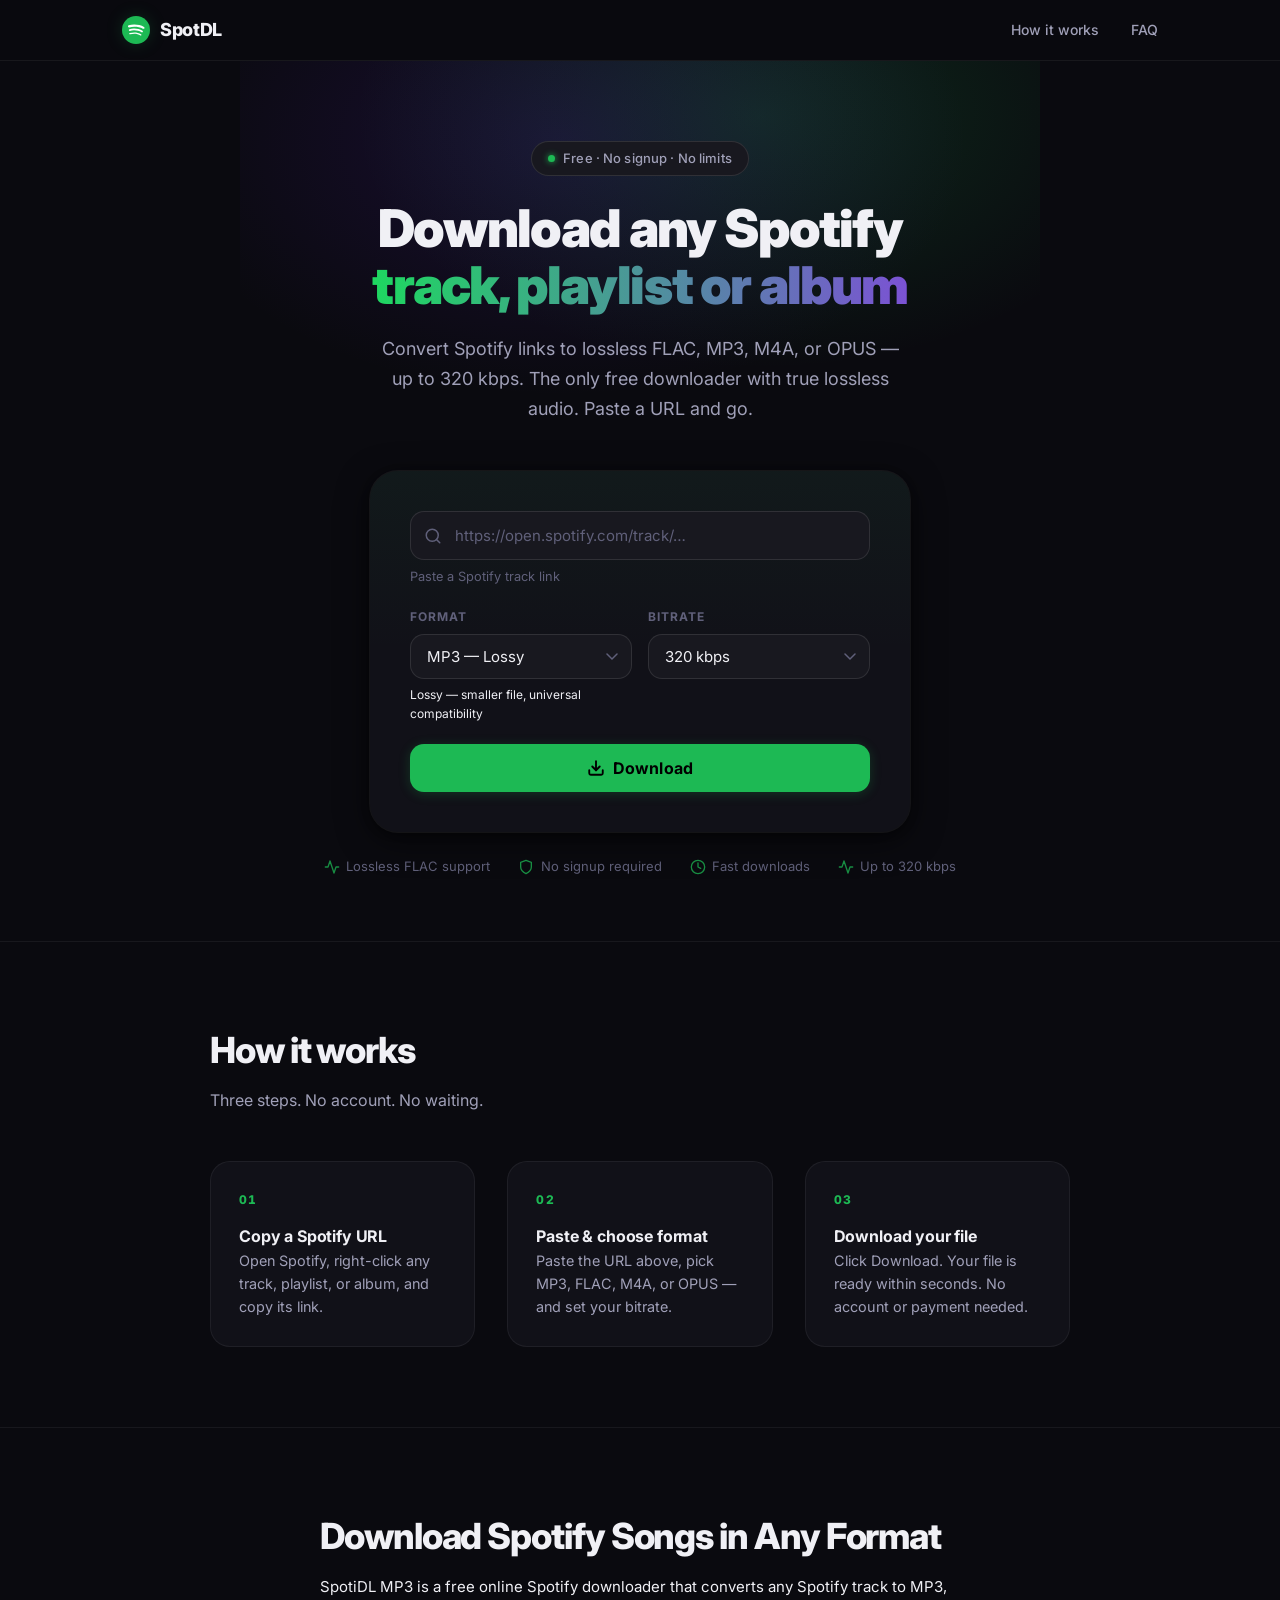
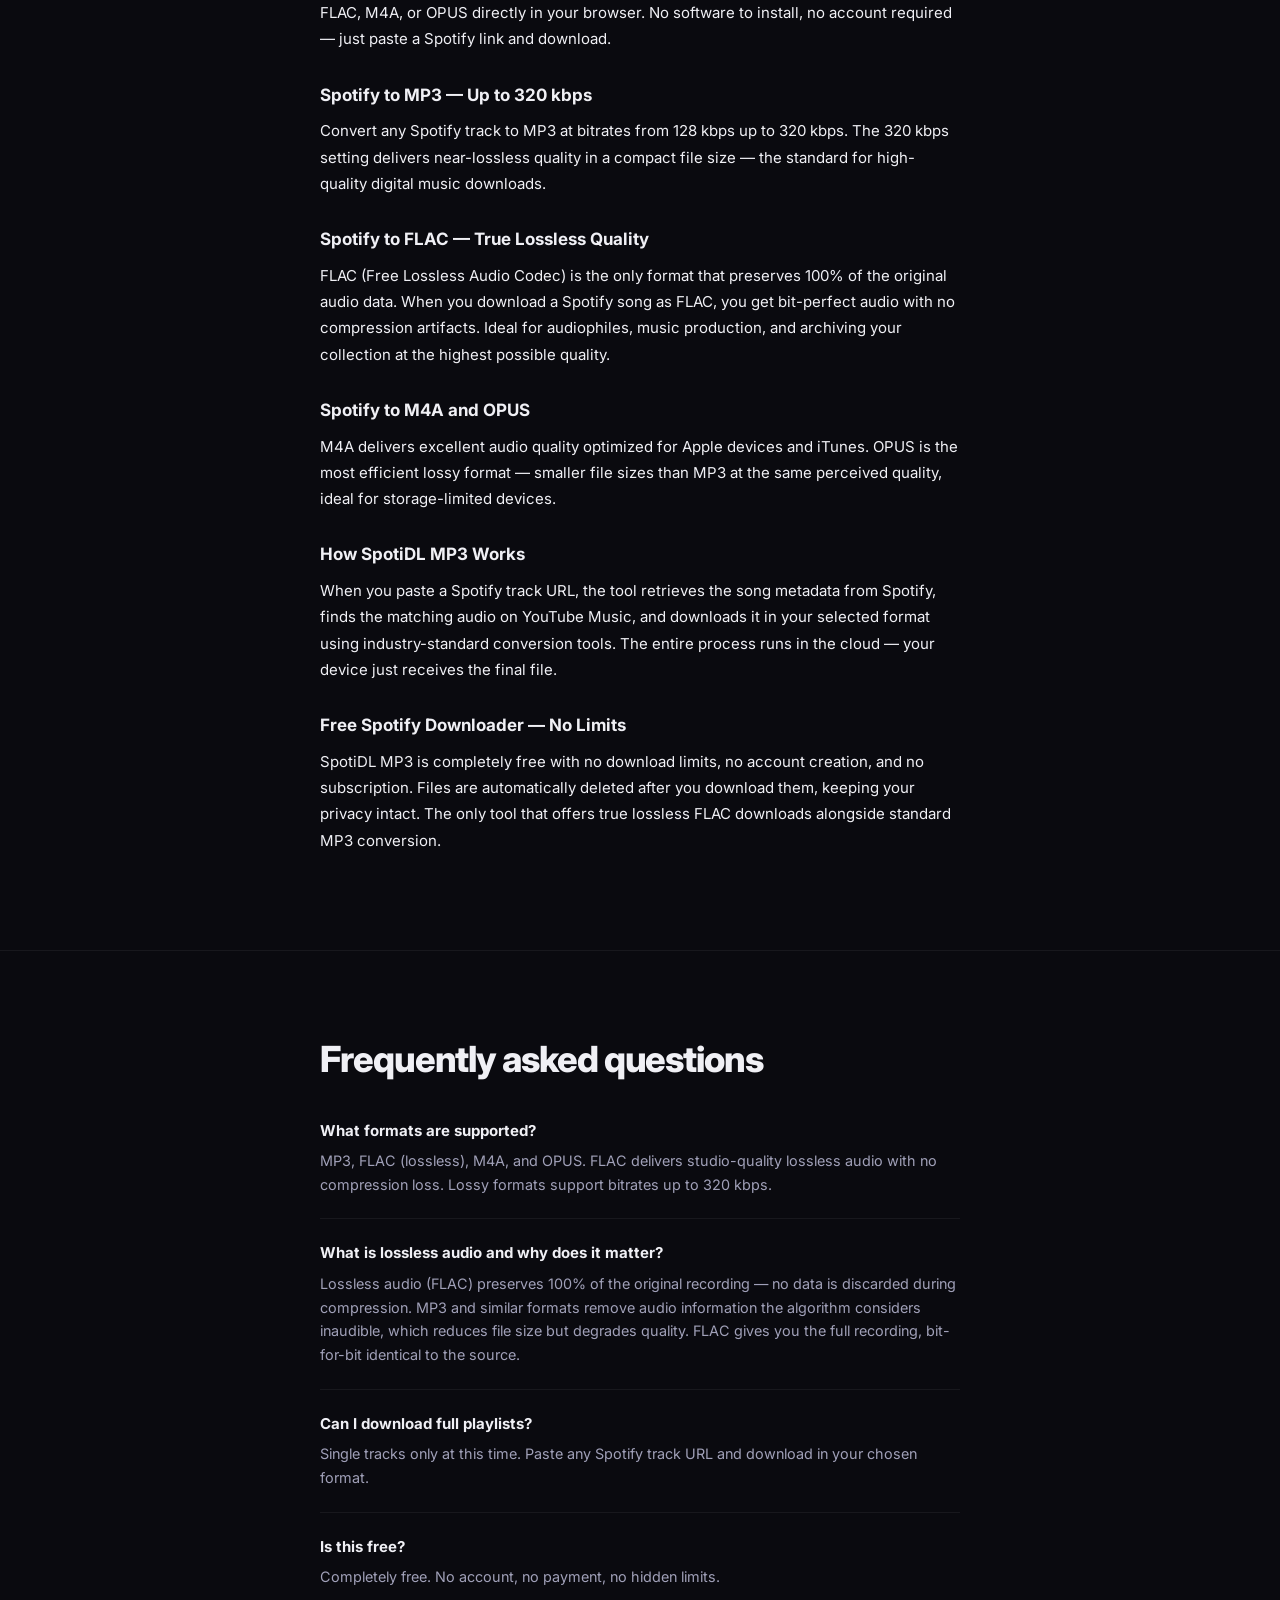
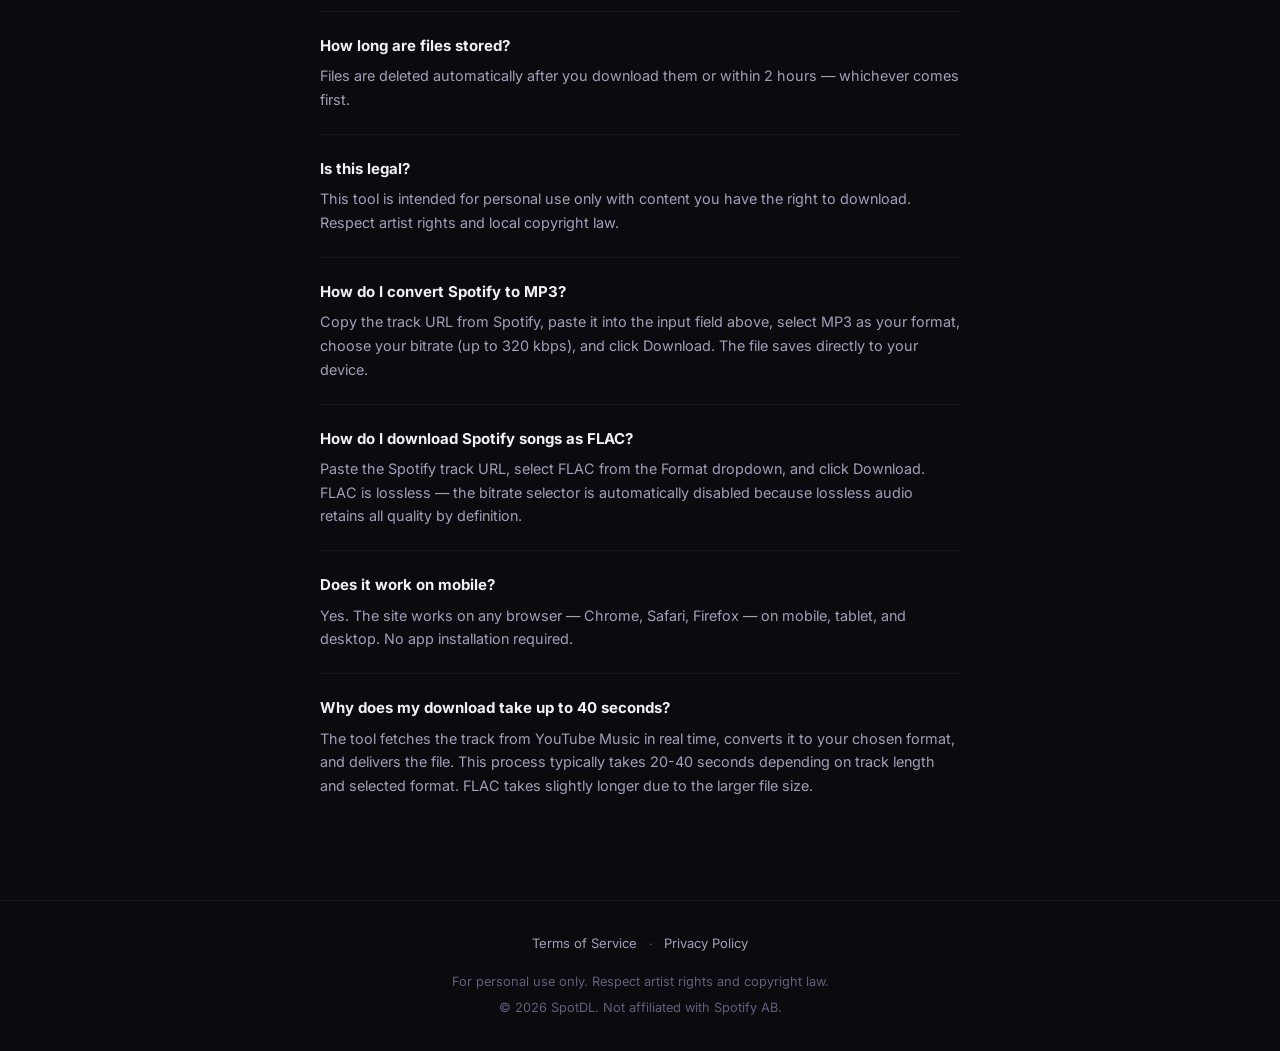
<file: frontend/index.html>
<!DOCTYPE html>
<html lang="en">
<head>
  <meta charset="UTF-8" />
  <meta name="viewport" content="width=device-width, initial-scale=1.0" />

  <!-- ── Primary SEO ─────────────────────────────────────────────────── -->
  <title>Spotify Downloader — Download Lossless FLAC, MP3, M4A &amp; OPUS Free</title>
  <meta name="description" content="Download Spotify tracks, playlists and albums as lossless FLAC or MP3/M4A/OPUS up to 320 kbps. Free, no signup, no limits. The only Spotify downloader with true lossless audio." />
  <meta name="keywords" content="spotify downloader, spotify to flac, lossless spotify download, download spotify music, spotify to mp3, spotify playlist downloader, spotify flac download, lossless audio download, spotify 320kbps, convert spotify to flac" />
  <meta name="robots" content="index, follow" />
  <meta name="author" content="SpotiDL MP3" />
  <meta name="google-site-verification" content="JWyC5dqujXsEA2RYtyQb1yifexGLby6VANdMdWV82-w" />
  <link rel="canonical" href="https://spotidlmp3.online/" />

  <!-- ── Open Graph / Social ────────────────────────────────────────── -->
  <meta property="og:type" content="website" />
  <meta property="og:url" content="https://spotidlmp3.online/" />
  <meta property="og:title" content="Spotify Downloader — Lossless FLAC + MP3 up to 320kbps" />
  <meta property="og:description" content="Download any Spotify track, playlist, or album as lossless FLAC or MP3/M4A/OPUS up to 320 kbps. Free, no signup, no limits." />
  <meta property="og:image" content="https://spotidlmp3.online/og-image.png" />
  <meta property="og:image:width" content="1200" />
  <meta property="og:image:height" content="630" />
  <meta property="og:locale" content="en_US" />

  <!-- ── Twitter Card ───────────────────────────────────────────────── -->
  <meta name="twitter:card" content="summary_large_image" />
  <meta name="twitter:title" content="Spotify Downloader — Lossless FLAC + MP3 up to 320kbps" />
  <meta name="twitter:description" content="Download Spotify tracks as lossless FLAC or MP3/M4A/OPUS. Free, no signup." />
  <meta name="twitter:image" content="https://spotidlmp3.online/og-image.png" />

  <!-- ── Structured Data (JSON-LD) ─────────────────────────────────── -->
  <script type="application/ld+json">
  {
    "@context": "https://schema.org",
    "@type": "WebApplication",
    "name": "Spotify Downloader",
    "url": "https://spotidlmp3.online/",
    "description": "Download Spotify tracks, playlists, and albums as MP3, FLAC, M4A, or OPUS audio files.",
    "applicationCategory": "MultimediaApplication",
    "operatingSystem": "Any",
    "offers": {
      "@type": "Offer",
      "price": "0",
      "priceCurrency": "USD"
    },
    "featureList": [
      "Download Spotify tracks as lossless FLAC",
      "Download Spotify tracks as MP3 up to 320kbps",
      "Download Spotify playlists as ZIP",
      "Download Spotify albums",
      "FLAC lossless audio — no quality loss",
      "M4A and OPUS formats supported",
      "Up to 320kbps bitrate",
      "No signup required",
      "Free unlimited downloads"
    ]
  }
  </script>

  <!-- ── Preconnect / Performance ───────────────────────────────────── -->
  <link rel="preconnect" href="https://fonts.googleapis.com" />
  <link rel="preconnect" href="https://fonts.gstatic.com" crossorigin />
  <link rel="stylesheet" href="https://fonts.googleapis.com/css2?family=Inter:wght@400;500;600;700;800;900&display=swap" />
  <link rel="stylesheet" href="style.css" />

  <!-- ── Favicon / Theme ────────────────────────────────────────────── -->
  <meta name="theme-color" content="#0a0a0f" />
  <link rel="icon" type="image/svg+xml" href="data:image/svg+xml,<svg xmlns='http://www.w3.org/2000/svg' viewBox='0 0 32 32'><circle cx='16' cy='16' r='16' fill='%231DB954'/><path d='M22.9 14.9C19.7 13 14.35 12.8 11.3 13.75c-.5.15-1-.15-1.15-.6-.15-.5.15-1 .6-1.15 3.55-1.05 9.4-.85 13.1 1.35.45.25.6.85.35 1.3-.25.35-.85.5-1.3.25zm-.1 2.8c-.25.35-.7.5-1.05.25-2.7-1.65-6.8-2.15-9.95-1.15-.4.1-.85-.1-.95-.5-.1-.4.1-.85.5-.95 3.65-1.1 8.15-.55 11.25 1.35.3.15.45.65.2 1zm-1.2 2.75c-.2.3-.55.4-.85.2-2.35-1.45-5.3-1.75-8.8-.95-.35.1-.65-.15-.75-.45-.1-.35.15-.65.45-.75 3.8-.85 7.1-.5 9.7 1.1.35.15.4.55.25.85z' fill='white'/></svg>" />
  <!-- ── Google Analytics ──────────────────────────────────────────── -->
  <script async src="https://www.googletagmanager.com/gtag/js?id=G-Z12Y10BQ3V"></script>
  <script>
    window.dataLayer = window.dataLayer || [];
    function gtag(){dataLayer.push(arguments);}
    gtag('js', new Date());
    gtag('config', 'G-Z12Y10BQ3V');
  </script>
</head>
<body>
  <!-- ── Skip Nav (a11y) ─────────────────────────────────────────────── -->
  <a href="#main-content" class="skip-link">Skip to main content</a>

  <div class="page-wrapper">

    <!-- ── Header ──────────────────────────────────────────────────── -->
    <header class="site-header" role="banner">
      <div class="header-inner">
        <a href="/" class="logo" aria-label="Spotify Downloader — home">
          <span class="logo-icon" aria-hidden="true">
            <svg width="28" height="28" viewBox="0 0 24 24" fill="none">
              <circle cx="12" cy="12" r="12" fill="#1DB954"/>
              <path d="M17.9 10.9C14.7 9 9.35 8.8 6.3 9.75c-.5.15-1-.15-1.15-.6-.15-.5.15-1
                       .6-1.15 3.55-1.05 9.4-.85 13.1 1.35.45.25.6.85.35 1.3-.25.35-.85.5-1.3.25z
                       m-.1 2.8c-.25.35-.7.5-1.05.25-2.7-1.65-6.8-2.15-9.95-1.15-.4.1-.85-.1-.95
                       -.5-.1-.4.1-.85.5-.95 3.65-1.1 8.15-.55 11.25 1.35.3.15.45.65.2 1zm-1.2
                       2.75c-.2.3-.55.4-.85.2-2.35-1.45-5.3-1.75-8.8-.95-.35.1-.65-.15-.75-.45
                       -.1-.35.15-.65.45-.75 3.8-.85 7.1-.5 9.7 1.1.35.15.4.55.25.85z"
                    fill="white"/>
            </svg>
          </span>
          <span class="logo-text">SpotDL</span>
        </a>
        <nav class="header-nav" aria-label="Site navigation">
          <ul role="list">
            <li><a href="#how-it-works" class="nav-link">How it works</a></li>
            <li><a href="#faq" class="nav-link">FAQ</a></li>
          </ul>
        </nav>
      </div>
    </header>

    <!-- ── Hero ────────────────────────────────────────────────────── -->
    <section class="hero-section" aria-labelledby="hero-heading">
      <div class="hero-glow" aria-hidden="true"></div>
      <div class="hero-inner">
        <div class="badge" aria-label="Free tool">
          <span class="badge-dot" aria-hidden="true"></span>
          Free · No signup · No limits
        </div>
        <h1 id="hero-heading" class="hero-title">
          Download any Spotify<br />
          <span class="hero-accent">track, playlist or album</span>
        </h1>
        <p class="hero-subtitle">
          Convert Spotify links to lossless FLAC, MP3, M4A, or OPUS — up to 320 kbps.
          The only free downloader with true lossless audio. Paste a URL and go.
        </p>
      </div>
    </section>

    <!-- ── Main Content ─────────────────────────────────────────────── -->
    <main id="main-content" class="main-content">
      <!-- ── Download Card ──────────────────────────────────────────── -->
      <article class="card" aria-label="Spotify download tool">
        <form id="download-form" novalidate aria-label="Download form">
          <div class="form-group">
            <label for="url-input" class="sr-only">Spotify URL</label>
            <div class="input-wrapper">
              <span class="input-icon" aria-hidden="true">
                <svg width="18" height="18" viewBox="0 0 24 24" fill="none" stroke="currentColor" stroke-width="2" stroke-linecap="round" stroke-linejoin="round">
                  <circle cx="11" cy="11" r="8"/><path d="m21 21-4.35-4.35"/>
                </svg>
              </span>
              <input
                type="url"
                id="url-input"
                class="input-url"
                placeholder="https://open.spotify.com/track/…"
                autocomplete="off"
                spellcheck="false"
                aria-label="Spotify track URL"
                aria-describedby="url-hint"
              />
            </div>
            <span id="url-hint" class="input-hint">Paste a Spotify track link</span>
          </div>

          <div class="form-row">
            <div class="form-group form-group--half">
              <label for="format-select" class="input-label">Format</label>
              <div class="select-wrapper">
                <select id="format-select" class="input-select" aria-label="Audio format">
                  <option value="mp3">MP3 — Lossy</option>
                  <option value="flac">FLAC — Lossless ✦</option>
                  <option value="m4a">M4A — Lossy</option>
                  <option value="opus">OPUS — Lossy</option>
                </select>
                <span class="select-arrow" aria-hidden="true">
                  <svg width="12" height="8" viewBox="0 0 12 8" fill="none">
                    <path d="M1 1l5 5 5-5" stroke="currentColor" stroke-width="1.5" stroke-linecap="round"/>
                  </svg>
                </span>
              </div>
              <span id="format-hint" class="format-hint"></span>
            </div>

            <div class="form-group form-group--half">
              <label for="bitrate-select" class="input-label">
                Bitrate
                <span id="bitrate-note" class="bitrate-note" aria-live="polite"></span>
              </label>
              <div class="select-wrapper">
                <select id="bitrate-select" class="input-select" aria-label="Audio bitrate">
                  <option value="128k">128 kbps</option>
                  <option value="192k">192 kbps</option>
                  <option value="256k">256 kbps</option>
                  <option value="320k" selected>320 kbps</option>
                </select>
                <span class="select-arrow" aria-hidden="true">
                  <svg width="12" height="8" viewBox="0 0 12 8" fill="none">
                    <path d="M1 1l5 5 5-5" stroke="currentColor" stroke-width="1.5" stroke-linecap="round"/>
                  </svg>
                </span>
              </div>
            </div>
          </div>

          <button type="submit" id="download-btn" class="btn btn--primary">
            <span class="btn-icon" aria-hidden="true">
              <svg width="18" height="18" viewBox="0 0 24 24" fill="none" stroke="currentColor" stroke-width="2.5" stroke-linecap="round" stroke-linejoin="round">
                <path d="M21 15v4a2 2 0 0 1-2 2H5a2 2 0 0 1-2-2v-4"/><polyline points="7 10 12 15 17 10"/><line x1="12" y1="15" x2="12" y2="3"/>
              </svg>
            </span>
            <span class="btn-label">Download</span>
          </button>
        </form>

        <!-- Progress -->
        <section id="progress-section" class="progress-section" aria-live="polite" aria-atomic="false" hidden>
          <div class="progress-header">
            <span class="spinner" aria-hidden="true"></span>
            <span id="status-text" class="status-text">Starting…</span>
          </div>
          <div class="progress-bar-track" role="progressbar" aria-valuemin="0" aria-valuemax="100" aria-valuenow="0" id="progress-bar-track">
            <div id="progress-bar-fill" class="progress-bar-fill"></div>
          </div>
          <p class="progress-hint">Usually completes within 40 seconds</p>
        </section>

        <!-- Result -->
        <section id="result-section" class="result-section" aria-live="polite" hidden>
          <div class="result-icon-wrap" aria-hidden="true">
            <svg width="28" height="28" viewBox="0 0 24 24" fill="none" stroke="currentColor" stroke-width="2.5" stroke-linecap="round" stroke-linejoin="round">
              <polyline points="20 6 9 17 4 12"/>
            </svg>
          </div>
          <p id="result-filename" class="result-filename"></p>
          <a id="result-download-link" class="btn btn--success" href="#" target="_blank" rel="noopener noreferrer">
            <span class="btn-icon" aria-hidden="true">
              <svg width="16" height="16" viewBox="0 0 24 24" fill="none" stroke="currentColor" stroke-width="2.5" stroke-linecap="round" stroke-linejoin="round">
                <path d="M21 15v4a2 2 0 0 1-2 2H5a2 2 0 0 1-2-2v-4"/><polyline points="7 10 12 15 17 10"/><line x1="12" y1="15" x2="12" y2="3"/>
              </svg>
            </span>
            Download again
          </a>
        </section>

        <!-- Error -->
        <section id="error-section" class="error-section" aria-live="assertive" hidden>
          <div class="error-icon-wrap" aria-hidden="true">
            <svg width="24" height="24" viewBox="0 0 24 24" fill="none" stroke="currentColor" stroke-width="2.5" stroke-linecap="round" stroke-linejoin="round">
              <circle cx="12" cy="12" r="10"/><line x1="12" y1="8" x2="12" y2="12"/><line x1="12" y1="16" x2="12.01" y2="16"/>
            </svg>
          </div>
          <p id="error-message" class="error-message"></p>
          <button type="button" id="retry-btn" class="btn btn--ghost">Try Again</button>
        </section>
      </article>

      <!-- ── Trust Signals ──────────────────────────────────────────── -->
      <ul class="trust-strip" role="list" aria-label="Features">
        <li class="trust-item">
          <span class="trust-icon" aria-hidden="true">
            <svg width="16" height="16" viewBox="0 0 24 24" fill="none" stroke="currentColor" stroke-width="2" stroke-linecap="round" stroke-linejoin="round"><polyline points="22 12 18 12 15 21 9 3 6 12 2 12"/></svg>
          </span>
          Lossless FLAC support
        </li>
        <li class="trust-item">
          <span class="trust-icon" aria-hidden="true">
            <svg width="16" height="16" viewBox="0 0 24 24" fill="none" stroke="currentColor" stroke-width="2" stroke-linecap="round" stroke-linejoin="round"><path d="M12 22s8-4 8-10V5l-8-3-8 3v7c0 6 8 10 8 10z"/></svg>
          </span>
          No signup required
        </li>
        <li class="trust-item">
          <span class="trust-icon" aria-hidden="true">
            <svg width="16" height="16" viewBox="0 0 24 24" fill="none" stroke="currentColor" stroke-width="2" stroke-linecap="round" stroke-linejoin="round"><circle cx="12" cy="12" r="10"/><polyline points="12 6 12 12 16 14"/></svg>
          </span>
          Fast downloads
        </li>
        <li class="trust-item">
          <span class="trust-icon" aria-hidden="true">
            <svg width="16" height="16" viewBox="0 0 24 24" fill="none" stroke="currentColor" stroke-width="2" stroke-linecap="round" stroke-linejoin="round"><polyline points="22 12 18 12 15 21 9 3 6 12 2 12"/></svg>
          </span>
          Up to 320 kbps
        </li>
      </ul>
    </main>

    <!-- ── How It Works ─────────────────────────────────────────────── -->
    <section id="how-it-works" class="section" aria-labelledby="hiw-heading">
      <div class="section-inner">
        <h2 id="hiw-heading" class="section-title">How it works</h2>
        <p class="section-subtitle">Three steps. No account. No waiting.</p>
        <ol class="steps-list" role="list">
          <li class="step-item">
            <span class="step-number" aria-hidden="true">01</span>
            <div class="step-body">
              <h3 class="step-title">Copy a Spotify URL</h3>
              <p class="step-desc">Open Spotify, right-click any track, playlist, or album, and copy its link.</p>
            </div>
          </li>
          <li class="step-item">
            <span class="step-number" aria-hidden="true">02</span>
            <div class="step-body">
              <h3 class="step-title">Paste &amp; choose format</h3>
              <p class="step-desc">Paste the URL above, pick MP3, FLAC, M4A, or OPUS — and set your bitrate.</p>
            </div>
          </li>
          <li class="step-item">
            <span class="step-number" aria-hidden="true">03</span>
            <div class="step-body">
              <h3 class="step-title">Download your file</h3>
              <p class="step-desc">Click Download. Your file is ready within seconds. No account or payment needed.</p>
            </div>
          </li>
        </ol>
      </div>
    </section>

    <!-- ── Content Section ──────────────────────────────────────────── -->
    <section class="section" aria-labelledby="content-heading">
      <div class="section-inner section-inner--narrow">
        <h2 id="content-heading" class="section-title">Download Spotify Songs in Any Format</h2>
        <div class="content-body">
          <p>SpotiDL MP3 is a free online Spotify downloader that converts any Spotify track to MP3, FLAC, M4A, or OPUS directly in your browser. No software to install, no account required — just paste a Spotify link and download.</p>

          <h3>Spotify to MP3 — Up to 320 kbps</h3>
          <p>Convert any Spotify track to MP3 at bitrates from 128 kbps up to 320 kbps. The 320 kbps setting delivers near-lossless quality in a compact file size — the standard for high-quality digital music downloads.</p>

          <h3>Spotify to FLAC — True Lossless Quality</h3>
          <p>FLAC (Free Lossless Audio Codec) is the only format that preserves 100% of the original audio data. When you download a Spotify song as FLAC, you get bit-perfect audio with no compression artifacts. Ideal for audiophiles, music production, and archiving your collection at the highest possible quality.</p>

          <h3>Spotify to M4A and OPUS</h3>
          <p>M4A delivers excellent audio quality optimized for Apple devices and iTunes. OPUS is the most efficient lossy format — smaller file sizes than MP3 at the same perceived quality, ideal for storage-limited devices.</p>

          <h3>How SpotiDL MP3 Works</h3>
          <p>When you paste a Spotify track URL, the tool retrieves the song metadata from Spotify, finds the matching audio on YouTube Music, and downloads it in your selected format using industry-standard conversion tools. The entire process runs in the cloud — your device just receives the final file.</p>

          <h3>Free Spotify Downloader — No Limits</h3>
          <p>SpotiDL MP3 is completely free with no download limits, no account creation, and no subscription. Files are automatically deleted after you download them, keeping your privacy intact. The only tool that offers true lossless FLAC downloads alongside standard MP3 conversion.</p>
        </div>
      </div>
    </section>

    <!-- ── FAQ ──────────────────────────────────────────────────────── -->
    <section id="faq" class="section" aria-labelledby="faq-heading">
      <div class="section-inner section-inner--narrow">
        <h2 id="faq-heading" class="section-title">Frequently asked questions</h2>
        <dl class="faq-list">
          <div class="faq-item">
            <dt class="faq-q">What formats are supported?</dt>
            <dd class="faq-a">MP3, FLAC (lossless), M4A, and OPUS. FLAC delivers studio-quality lossless audio with no compression loss. Lossy formats support bitrates up to 320 kbps.</dd>
          </div>
          <div class="faq-item">
            <dt class="faq-q">What is lossless audio and why does it matter?</dt>
            <dd class="faq-a">Lossless audio (FLAC) preserves 100% of the original recording — no data is discarded during compression. MP3 and similar formats remove audio information the algorithm considers inaudible, which reduces file size but degrades quality. FLAC gives you the full recording, bit-for-bit identical to the source.</dd>
          </div>
          <div class="faq-item">
            <dt class="faq-q">Can I download full playlists?</dt>
            <dd class="faq-a">Single tracks only at this time. Paste any Spotify track URL and download in your chosen format.</dd>
          </div>
          <div class="faq-item">
            <dt class="faq-q">Is this free?</dt>
            <dd class="faq-a">Completely free. No account, no payment, no hidden limits.</dd>
          </div>
          <div class="faq-item">
            <dt class="faq-q">How long are files stored?</dt>
            <dd class="faq-a">Files are deleted automatically after you download them or within 2 hours — whichever comes first.</dd>
          </div>
          <div class="faq-item">
            <dt class="faq-q">Is this legal?</dt>
            <dd class="faq-a">This tool is intended for personal use only with content you have the right to download. Respect artist rights and local copyright law.</dd>
          </div>
          <div class="faq-item">
            <dt class="faq-q">How do I convert Spotify to MP3?</dt>
            <dd class="faq-a">Copy the track URL from Spotify, paste it into the input field above, select MP3 as your format, choose your bitrate (up to 320 kbps), and click Download. The file saves directly to your device.</dd>
          </div>
          <div class="faq-item">
            <dt class="faq-q">How do I download Spotify songs as FLAC?</dt>
            <dd class="faq-a">Paste the Spotify track URL, select FLAC from the Format dropdown, and click Download. FLAC is lossless — the bitrate selector is automatically disabled because lossless audio retains all quality by definition.</dd>
          </div>
          <div class="faq-item">
            <dt class="faq-q">Does it work on mobile?</dt>
            <dd class="faq-a">Yes. The site works on any browser — Chrome, Safari, Firefox — on mobile, tablet, and desktop. No app installation required.</dd>
          </div>
          <div class="faq-item">
            <dt class="faq-q">Why does my download take up to 40 seconds?</dt>
            <dd class="faq-a">The tool fetches the track from YouTube Music in real time, converts it to your chosen format, and delivers the file. This process typically takes 20-40 seconds depending on track length and selected format. FLAC takes slightly longer due to the larger file size.</dd>
          </div>
        </dl>
      </div>
    </section>

    <!-- ── Footer ───────────────────────────────────────────────────── -->
    <footer class="site-footer" role="contentinfo">
      <div class="footer-inner">
        <nav class="footer-nav" aria-label="Legal navigation">
          <a href="/terms" class="footer-nav-link">Terms of Service</a>
          <span class="footer-nav-sep" aria-hidden="true">·</span>
          <a href="/privacy" class="footer-nav-link">Privacy Policy</a>
        </nav>
        <p class="footer-legal">For personal use only. Respect artist rights and copyright law.</p>
        <p class="footer-copy">&copy; <span id="footer-year"></span> SpotDL. Not affiliated with Spotify AB.</p>
      </div>
    </footer>

  </div><!-- .page-wrapper -->

  <script src="script.js"></script>
  <script>document.getElementById("footer-year").textContent = new Date().getFullYear();</script>
</body>
</html>
</file>
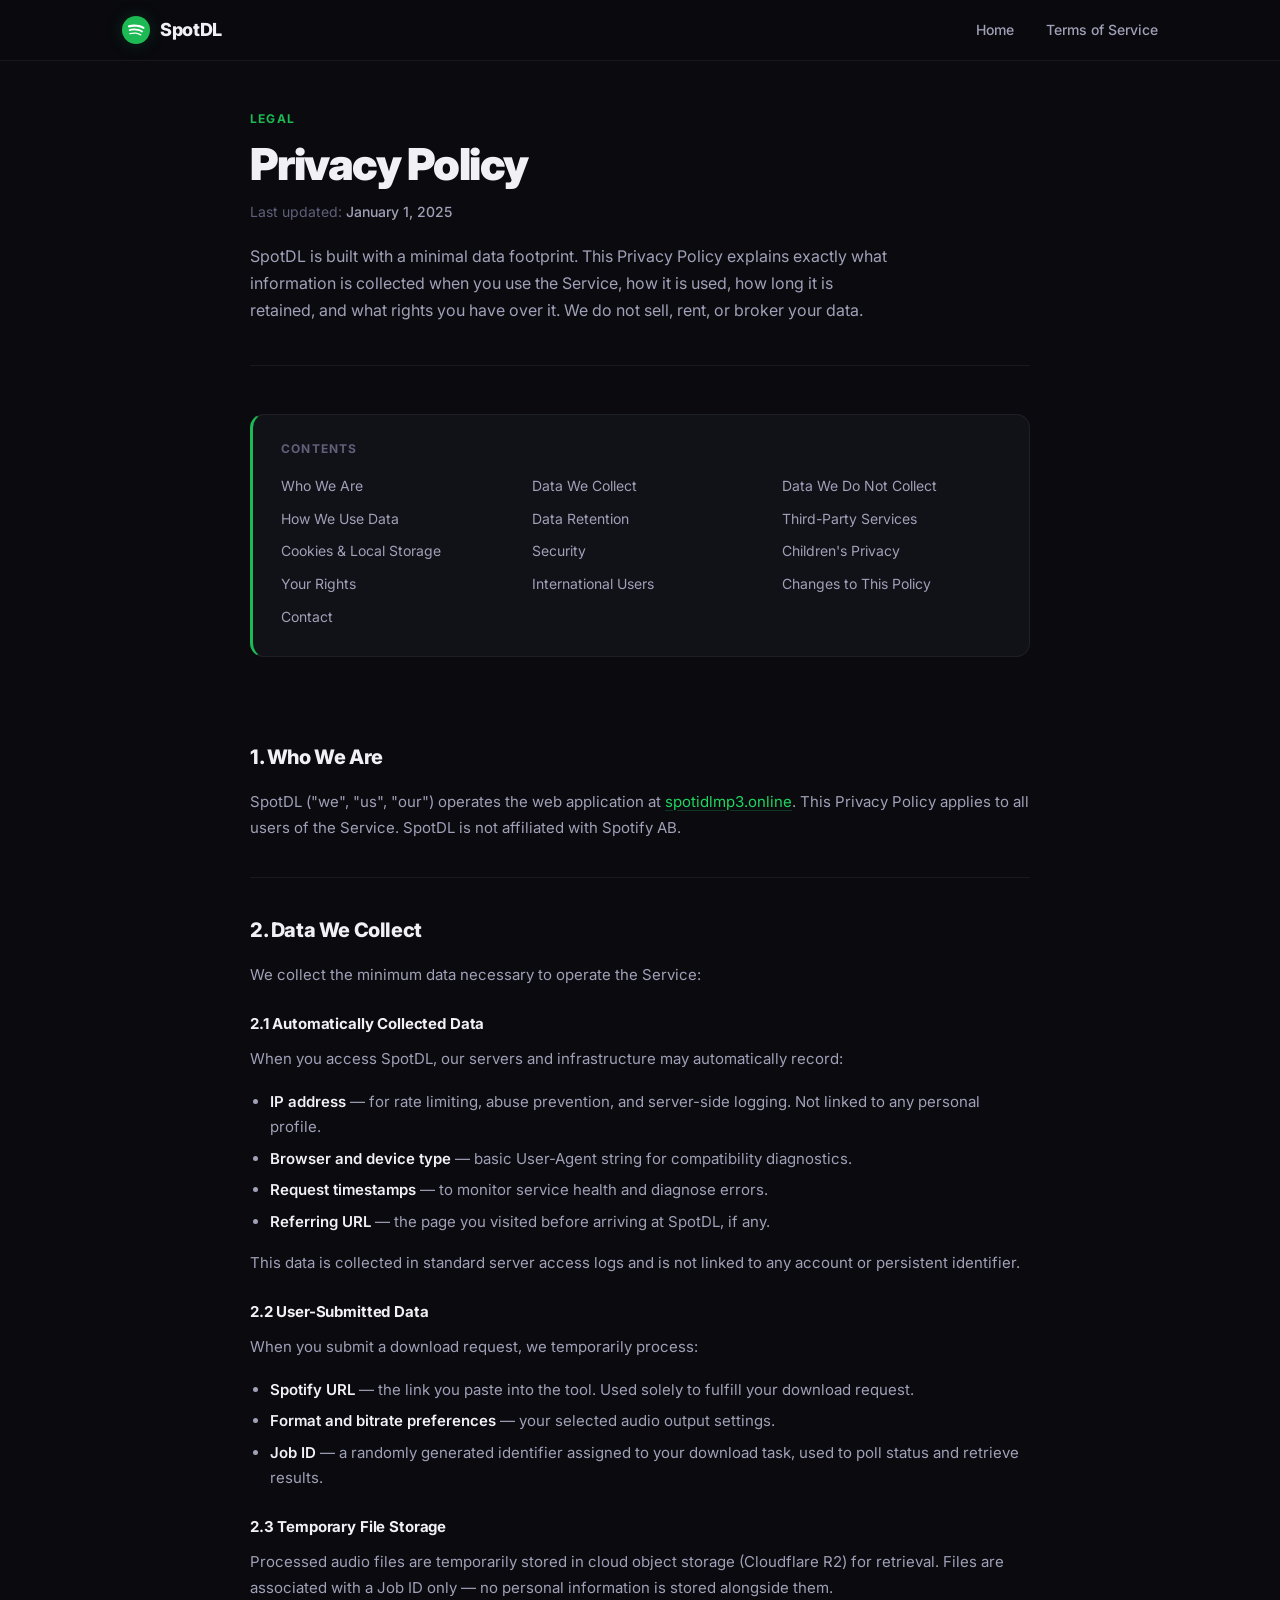
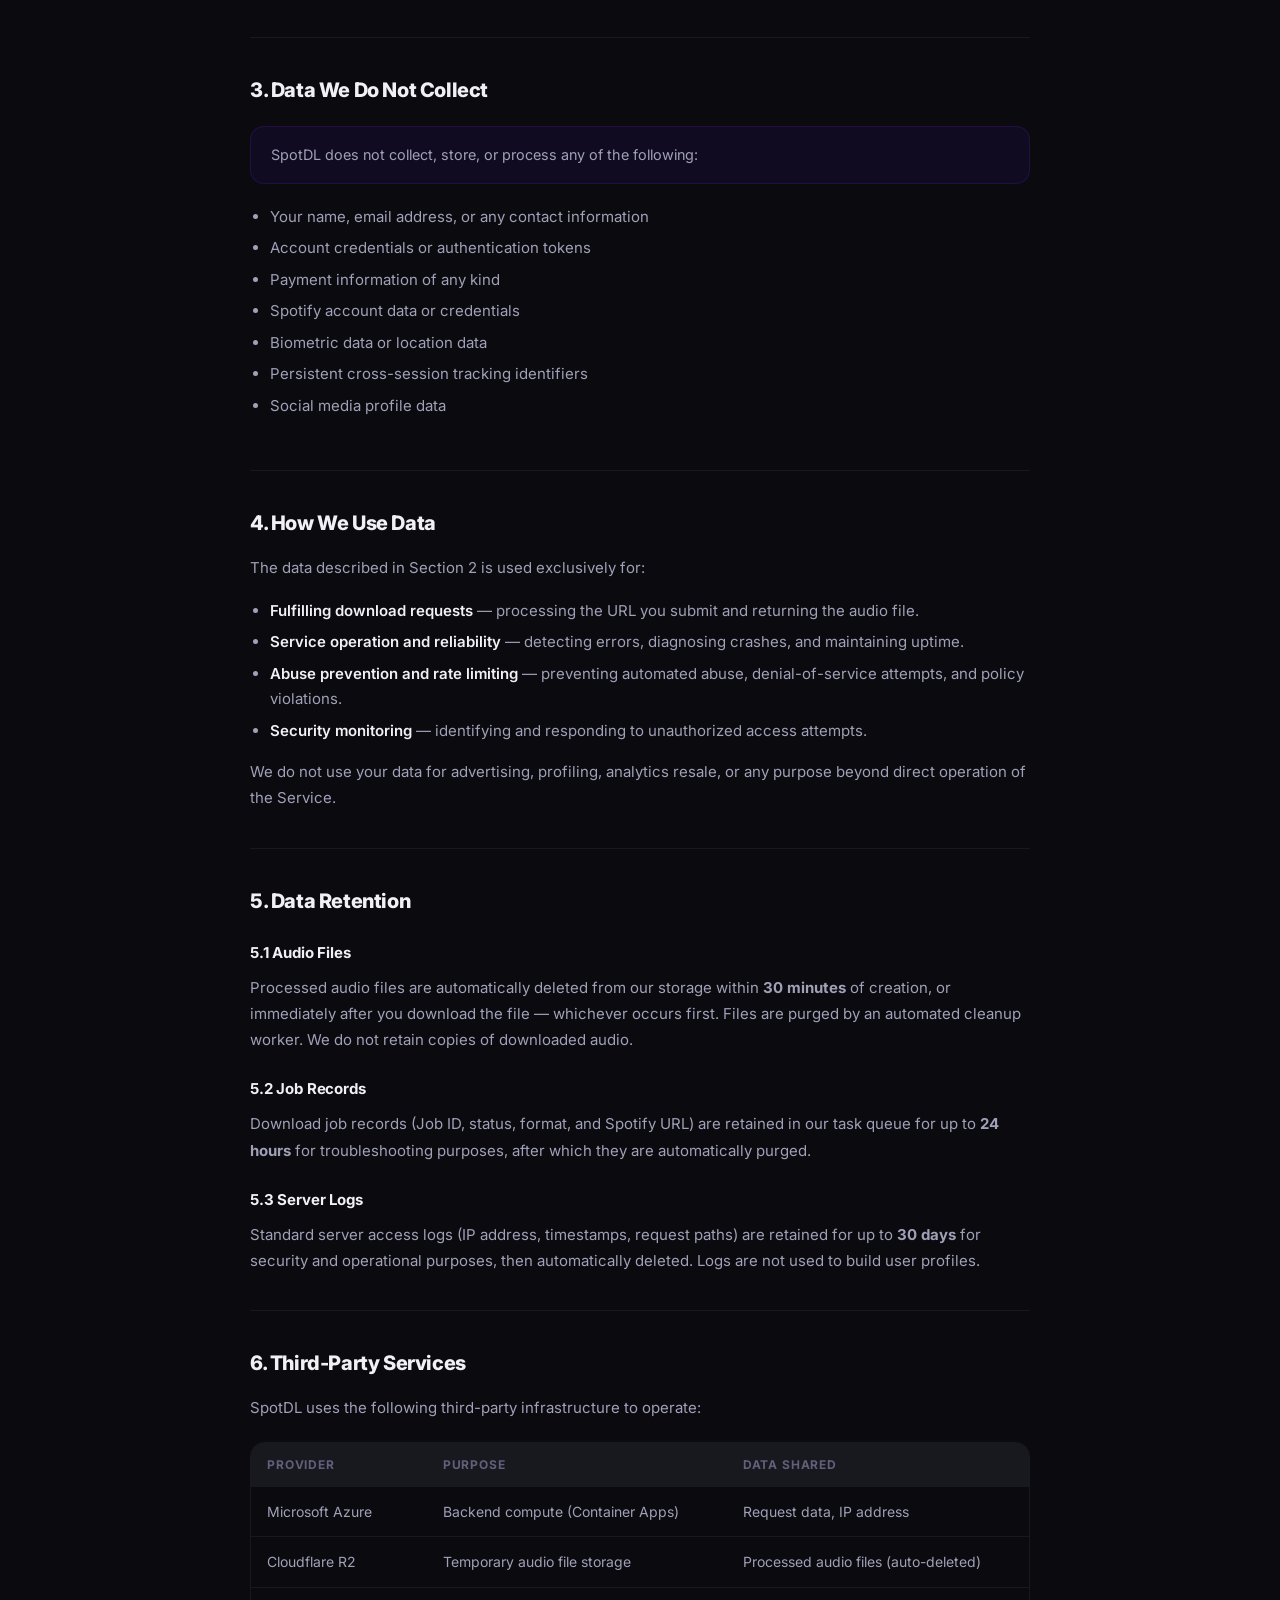
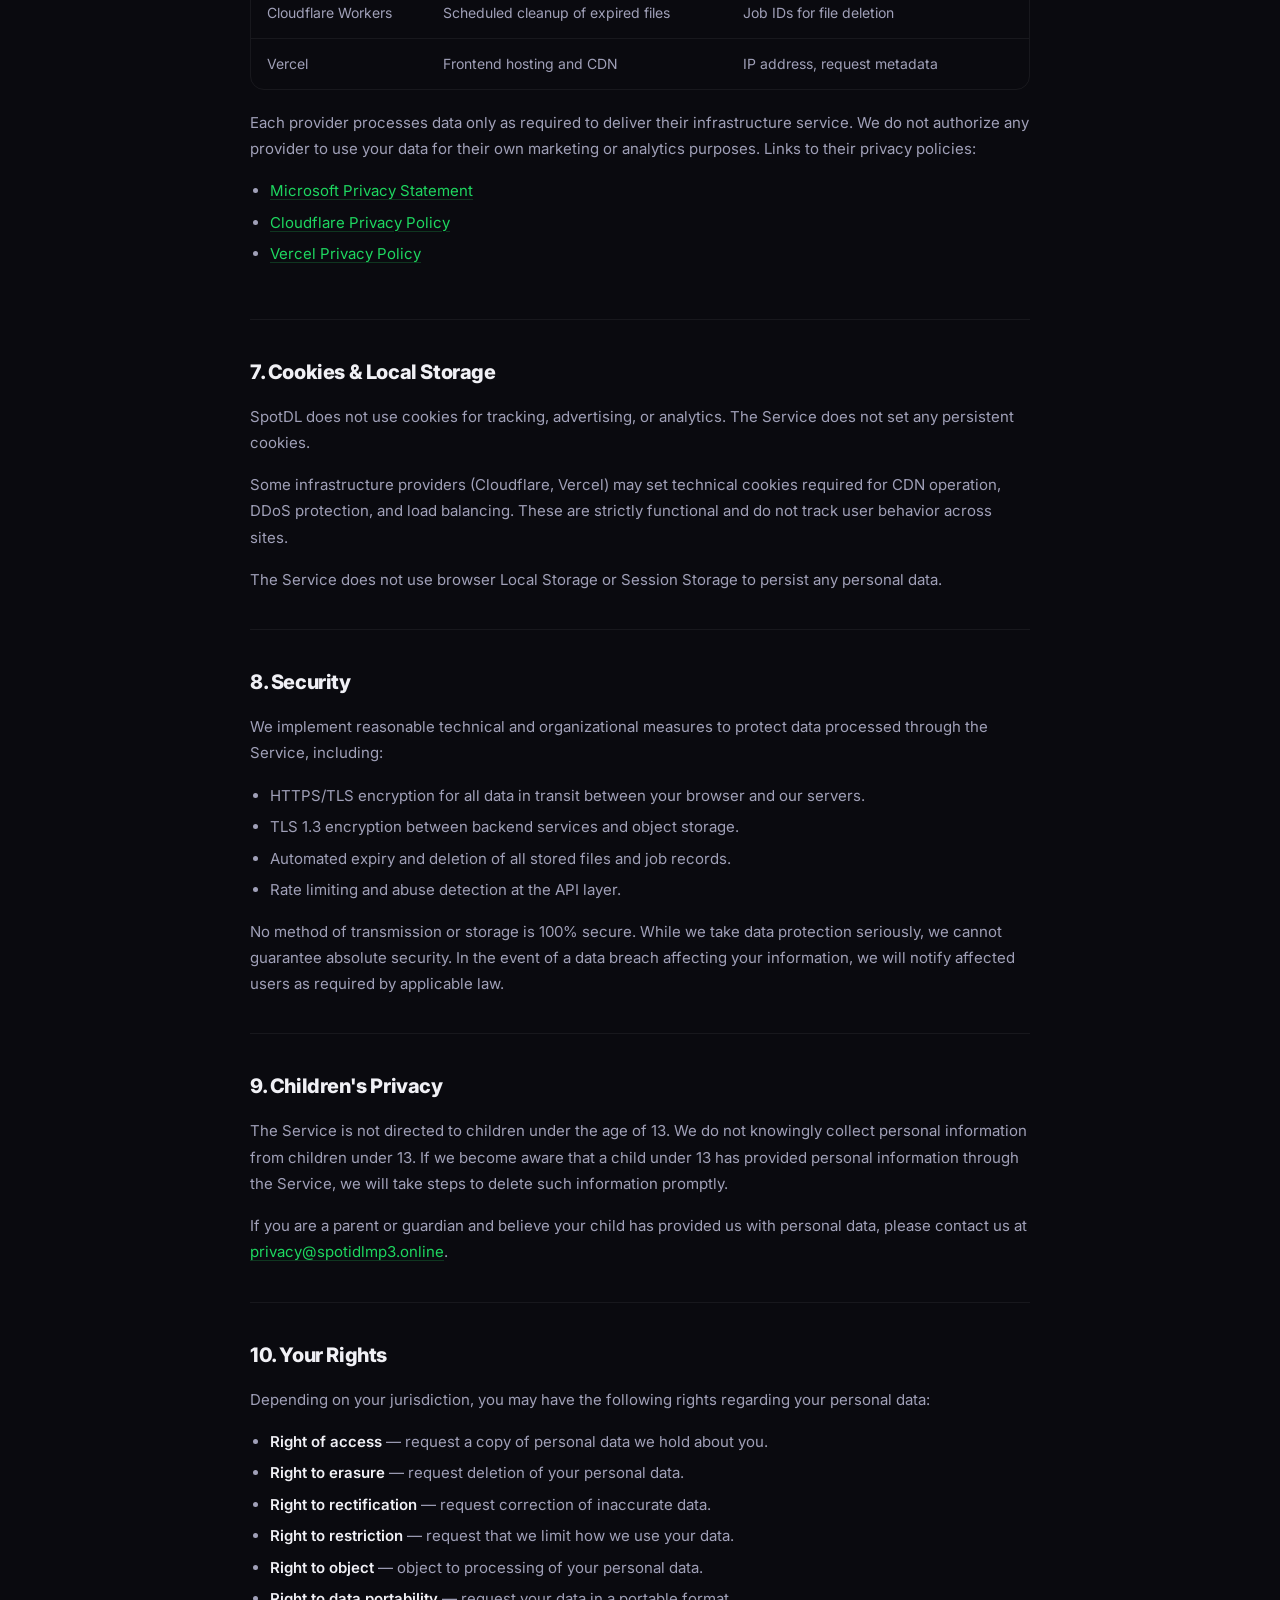
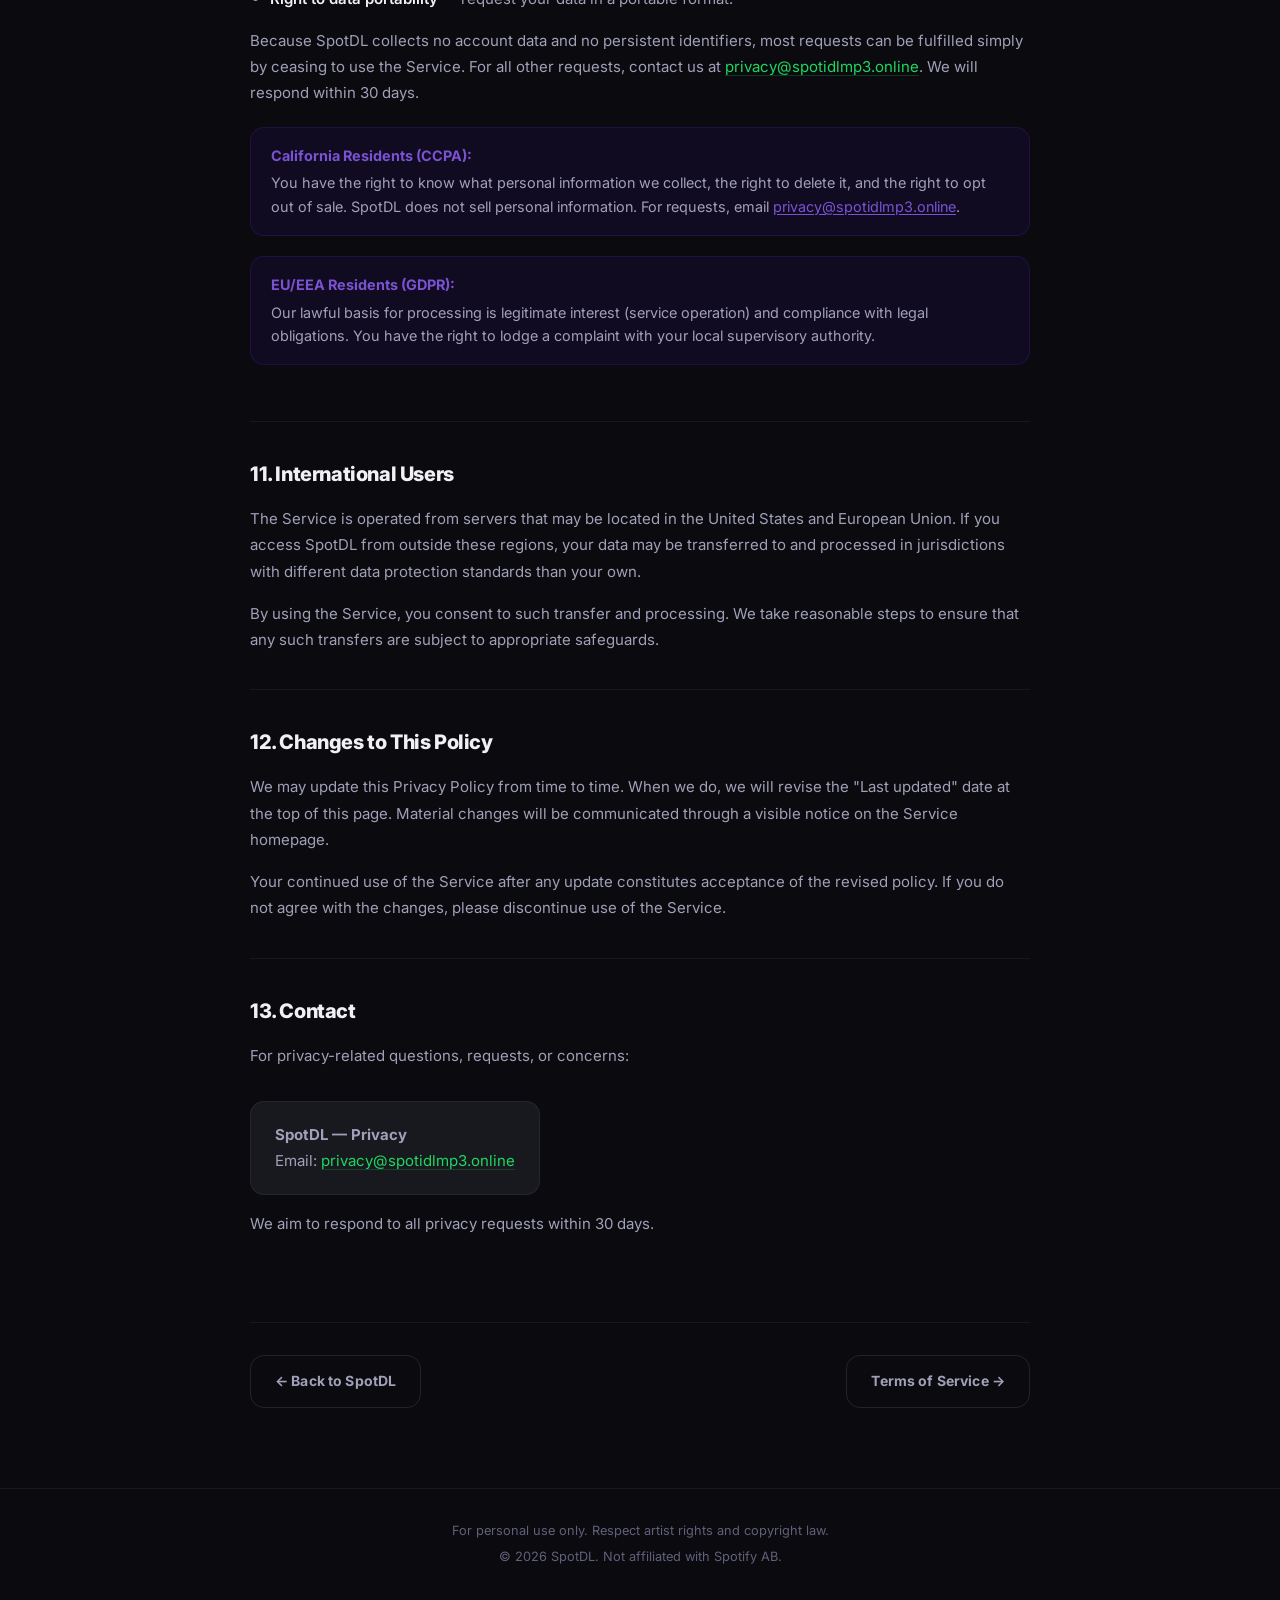
<file: frontend/privacy.html>
<!DOCTYPE html>
<html lang="en">
<head>
  <meta charset="UTF-8" />
  <meta name="viewport" content="width=device-width, initial-scale=1.0" />

  <title>Privacy Policy — SpotDL</title>
  <meta name="description" content="SpotDL Privacy Policy. Learn what data we collect, how we use it, how long we retain it, and your rights as a user." />
  <meta name="robots" content="index, follow" />
  <link rel="canonical" href="https://spotidlmp3.online/privacy" />

  <meta property="og:type" content="website" />
  <meta property="og:url" content="https://spotidlmp3.online/privacy" />
  <meta property="og:title" content="Privacy Policy — SpotDL" />
  <meta property="og:description" content="SpotDL Privacy Policy. Learn what data we collect and how we protect your privacy." />

  <script type="application/ld+json">
  {
    "@context": "https://schema.org",
    "@type": "WebPage",
    "name": "Privacy Policy",
    "url": "https://spotidlmp3.online/privacy",
    "description": "SpotDL Privacy Policy detailing data collection, usage, retention, and user rights.",
    "isPartOf": {
      "@type": "WebSite",
      "name": "SpotDL",
      "url": "https://spotidlmp3.online/"
    }
  }
  </script>

  <link rel="preconnect" href="https://fonts.googleapis.com" />
  <link rel="preconnect" href="https://fonts.gstatic.com" crossorigin />
  <link rel="stylesheet" href="https://fonts.googleapis.com/css2?family=Inter:wght@400;500;600;700;800;900&display=swap" />
  <link rel="stylesheet" href="style.css" />
  <link rel="stylesheet" href="legal.css" />
  <meta name="theme-color" content="#0a0a0f" />
  <link rel="icon" type="image/svg+xml" href="data:image/svg+xml,<svg xmlns='http://www.w3.org/2000/svg' viewBox='0 0 32 32'><circle cx='16' cy='16' r='16' fill='%231DB954'/><path d='M22.9 14.9C19.7 13 14.35 12.8 11.3 13.75c-.5.15-1-.15-1.15-.6-.15-.5.15-1 .6-1.15 3.55-1.05 9.4-.85 13.1 1.35.45.25.6.85.35 1.3-.25.35-.85.5-1.3.25zm-.1 2.8c-.25.35-.7.5-1.05.25-2.7-1.65-6.8-2.15-9.95-1.15-.4.1-.85-.1-.95-.5-.1-.4.1-.85.5-.95 3.65-1.1 8.15-.55 11.25 1.35.3.15.45.65.2 1zm-1.2 2.75c-.2.3-.55.4-.85.2-2.35-1.45-5.3-1.75-8.8-.95-.35.1-.65-.15-.75-.45-.1-.35.15-.65.45-.75 3.8-.85 7.1-.5 9.7 1.1.35.15.4.55.25.85z' fill='white'/></svg>" />
  <!-- ── Google Analytics ──────────────────────────────────────────── -->
  <script async src="https://www.googletagmanager.com/gtag/js?id=G-Z12Y10BQ3V"></script>
  <script>
    window.dataLayer = window.dataLayer || [];
    function gtag(){dataLayer.push(arguments);}
    gtag('js', new Date());
    gtag('config', 'G-Z12Y10BQ3V');
  </script>
</head>
<body>
  <a href="#main-content" class="skip-link">Skip to main content</a>

  <div class="page-wrapper">

    <header class="site-header" role="banner">
      <div class="header-inner">
        <a href="/" class="logo" aria-label="SpotDL — home">
          <span class="logo-icon" aria-hidden="true">
            <svg width="28" height="28" viewBox="0 0 24 24" fill="none">
              <circle cx="12" cy="12" r="12" fill="#1DB954"/>
              <path d="M17.9 10.9C14.7 9 9.35 8.8 6.3 9.75c-.5.15-1-.15-1.15-.6-.15-.5.15-1
                       .6-1.15 3.55-1.05 9.4-.85 13.1 1.35.45.25.6.85.35 1.3-.25.35-.85.5-1.3.25z
                       m-.1 2.8c-.25.35-.7.5-1.05.25-2.7-1.65-6.8-2.15-9.95-1.15-.4.1-.85-.1-.95
                       -.5-.1-.4.1-.85.5-.95 3.65-1.1 8.15-.55 11.25 1.35.3.15.45.65.2 1zm-1.2
                       2.75c-.2.3-.55.4-.85.2-2.35-1.45-5.3-1.75-8.8-.95-.35.1-.65-.15-.75-.45
                       -.1-.35.15-.65.45-.75 3.8-.85 7.1-.5 9.7 1.1.35.15.4.55.25.85z"
                    fill="white"/>
            </svg>
          </span>
          <span class="logo-text">SpotDL</span>
        </a>
        <nav class="header-nav" aria-label="Site navigation">
          <ul role="list">
            <li><a href="/" class="nav-link">Home</a></li>
            <li><a href="/terms" class="nav-link">Terms of Service</a></li>
          </ul>
        </nav>
      </div>
    </header>

    <main id="main-content" class="legal-main">
      <div class="legal-container">

        <header class="legal-header">
          <p class="legal-label">Legal</p>
          <h1 class="legal-title">Privacy Policy</h1>
          <p class="legal-meta">
            Last updated: <time datetime="2025-01-01">January 1, 2025</time>
          </p>
          <p class="legal-intro">
            SpotDL is built with a minimal data footprint. This Privacy Policy explains
            exactly what information is collected when you use the Service, how it is used,
            how long it is retained, and what rights you have over it. We do not sell,
            rent, or broker your data.
          </p>
        </header>

        <nav class="legal-toc" aria-label="Table of contents">
          <p class="toc-heading">Contents</p>
          <ol class="toc-list">
            <li><a href="#who-we-are" class="toc-link">Who We Are</a></li>
            <li><a href="#data-collected" class="toc-link">Data We Collect</a></li>
            <li><a href="#data-not-collected" class="toc-link">Data We Do Not Collect</a></li>
            <li><a href="#how-we-use" class="toc-link">How We Use Data</a></li>
            <li><a href="#retention" class="toc-link">Data Retention</a></li>
            <li><a href="#third-parties" class="toc-link">Third-Party Services</a></li>
            <li><a href="#cookies" class="toc-link">Cookies &amp; Local Storage</a></li>
            <li><a href="#security" class="toc-link">Security</a></li>
            <li><a href="#children" class="toc-link">Children's Privacy</a></li>
            <li><a href="#your-rights" class="toc-link">Your Rights</a></li>
            <li><a href="#international" class="toc-link">International Users</a></li>
            <li><a href="#changes" class="toc-link">Changes to This Policy</a></li>
            <li><a href="#contact" class="toc-link">Contact</a></li>
          </ol>
        </nav>

        <article class="legal-body">

          <section id="who-we-are" aria-labelledby="h-who">
            <h2 id="h-who">1. Who We Are</h2>
            <p>
              SpotDL ("we", "us", "our") operates the web application at
              <a href="https://spotidlmp3.online">spotidlmp3.online</a>. This Privacy
              Policy applies to all users of the Service. SpotDL is not affiliated with
              Spotify AB.
            </p>
          </section>

          <section id="data-collected" aria-labelledby="h-collected">
            <h2 id="h-collected">2. Data We Collect</h2>
            <p>We collect the minimum data necessary to operate the Service:</p>

            <h3>2.1 Automatically Collected Data</h3>
            <p>When you access SpotDL, our servers and infrastructure may automatically record:</p>
            <ul>
              <li><strong>IP address</strong> — for rate limiting, abuse prevention, and server-side logging. Not linked to any personal profile.</li>
              <li><strong>Browser and device type</strong> — basic User-Agent string for compatibility diagnostics.</li>
              <li><strong>Request timestamps</strong> — to monitor service health and diagnose errors.</li>
              <li><strong>Referring URL</strong> — the page you visited before arriving at SpotDL, if any.</li>
            </ul>
            <p>This data is collected in standard server access logs and is not linked to any account or persistent identifier.</p>

            <h3>2.2 User-Submitted Data</h3>
            <p>When you submit a download request, we temporarily process:</p>
            <ul>
              <li><strong>Spotify URL</strong> — the link you paste into the tool. Used solely to fulfill your download request.</li>
              <li><strong>Format and bitrate preferences</strong> — your selected audio output settings.</li>
              <li><strong>Job ID</strong> — a randomly generated identifier assigned to your download task, used to poll status and retrieve results.</li>
            </ul>

            <h3>2.3 Temporary File Storage</h3>
            <p>
              Processed audio files are temporarily stored in cloud object storage (Cloudflare R2)
              for retrieval. Files are associated with a Job ID only — no personal information
              is stored alongside them.
            </p>
          </section>

          <section id="data-not-collected" aria-labelledby="h-not-collected">
            <h2 id="h-not-collected">3. Data We Do Not Collect</h2>
            <div class="legal-callout legal-callout--info">
              SpotDL does not collect, store, or process any of the following:
            </div>
            <ul>
              <li>Your name, email address, or any contact information</li>
              <li>Account credentials or authentication tokens</li>
              <li>Payment information of any kind</li>
              <li>Spotify account data or credentials</li>
              <li>Biometric data or location data</li>
              <li>Persistent cross-session tracking identifiers</li>
              <li>Social media profile data</li>
            </ul>
          </section>

          <section id="how-we-use" aria-labelledby="h-how-use">
            <h2 id="h-how-use">4. How We Use Data</h2>
            <p>The data described in Section 2 is used exclusively for:</p>
            <ul>
              <li><strong>Fulfilling download requests</strong> — processing the URL you submit and returning the audio file.</li>
              <li><strong>Service operation and reliability</strong> — detecting errors, diagnosing crashes, and maintaining uptime.</li>
              <li><strong>Abuse prevention and rate limiting</strong> — preventing automated abuse, denial-of-service attempts, and policy violations.</li>
              <li><strong>Security monitoring</strong> — identifying and responding to unauthorized access attempts.</li>
            </ul>
            <p>
              We do not use your data for advertising, profiling, analytics resale, or any
              purpose beyond direct operation of the Service.
            </p>
          </section>

          <section id="retention" aria-labelledby="h-retention">
            <h2 id="h-retention">5. Data Retention</h2>

            <h3>5.1 Audio Files</h3>
            <p>
              Processed audio files are automatically deleted from our storage within
              <strong>30 minutes</strong> of creation, or immediately after you download
              the file — whichever occurs first. Files are purged by an automated cleanup
              worker. We do not retain copies of downloaded audio.
            </p>

            <h3>5.2 Job Records</h3>
            <p>
              Download job records (Job ID, status, format, and Spotify URL) are retained
              in our task queue for up to <strong>24 hours</strong> for troubleshooting
              purposes, after which they are automatically purged.
            </p>

            <h3>5.3 Server Logs</h3>
            <p>
              Standard server access logs (IP address, timestamps, request paths) are retained
              for up to <strong>30 days</strong> for security and operational purposes, then
              automatically deleted. Logs are not used to build user profiles.
            </p>
          </section>

          <section id="third-parties" aria-labelledby="h-third">
            <h2 id="h-third">6. Third-Party Services</h2>
            <p>SpotDL uses the following third-party infrastructure to operate:</p>

            <div class="legal-table-wrap">
              <table class="legal-table" aria-label="Third-party services">
                <thead>
                  <tr>
                    <th scope="col">Provider</th>
                    <th scope="col">Purpose</th>
                    <th scope="col">Data Shared</th>
                  </tr>
                </thead>
                <tbody>
                  <tr>
                    <td>Microsoft Azure</td>
                    <td>Backend compute (Container Apps)</td>
                    <td>Request data, IP address</td>
                  </tr>
                  <tr>
                    <td>Cloudflare R2</td>
                    <td>Temporary audio file storage</td>
                    <td>Processed audio files (auto-deleted)</td>
                  </tr>
                  <tr>
                    <td>Cloudflare Workers</td>
                    <td>Scheduled cleanup of expired files</td>
                    <td>Job IDs for file deletion</td>
                  </tr>
                  <tr>
                    <td>Vercel</td>
                    <td>Frontend hosting and CDN</td>
                    <td>IP address, request metadata</td>
                  </tr>
                </tbody>
              </table>
            </div>

            <p>
              Each provider processes data only as required to deliver their infrastructure
              service. We do not authorize any provider to use your data for their own
              marketing or analytics purposes. Links to their privacy policies:
            </p>
            <ul>
              <li><a href="https://privacy.microsoft.com/en-us/privacystatement" target="_blank" rel="noopener noreferrer">Microsoft Privacy Statement</a></li>
              <li><a href="https://www.cloudflare.com/privacypolicy/" target="_blank" rel="noopener noreferrer">Cloudflare Privacy Policy</a></li>
              <li><a href="https://vercel.com/legal/privacy-policy" target="_blank" rel="noopener noreferrer">Vercel Privacy Policy</a></li>
            </ul>
          </section>

          <section id="cookies" aria-labelledby="h-cookies">
            <h2 id="h-cookies">7. Cookies &amp; Local Storage</h2>
            <p>
              SpotDL does not use cookies for tracking, advertising, or analytics. The Service
              does not set any persistent cookies.
            </p>
            <p>
              Some infrastructure providers (Cloudflare, Vercel) may set technical cookies
              required for CDN operation, DDoS protection, and load balancing. These are
              strictly functional and do not track user behavior across sites.
            </p>
            <p>
              The Service does not use browser Local Storage or Session Storage to persist
              any personal data.
            </p>
          </section>

          <section id="security" aria-labelledby="h-security">
            <h2 id="h-security">8. Security</h2>
            <p>
              We implement reasonable technical and organizational measures to protect data
              processed through the Service, including:
            </p>
            <ul>
              <li>HTTPS/TLS encryption for all data in transit between your browser and our servers.</li>
              <li>TLS 1.3 encryption between backend services and object storage.</li>
              <li>Automated expiry and deletion of all stored files and job records.</li>
              <li>Rate limiting and abuse detection at the API layer.</li>
            </ul>
            <p>
              No method of transmission or storage is 100% secure. While we take data protection
              seriously, we cannot guarantee absolute security. In the event of a data breach
              affecting your information, we will notify affected users as required by applicable law.
            </p>
          </section>

          <section id="children" aria-labelledby="h-children">
            <h2 id="h-children">9. Children's Privacy</h2>
            <p>
              The Service is not directed to children under the age of 13. We do not knowingly
              collect personal information from children under 13. If we become aware that a
              child under 13 has provided personal information through the Service, we will
              take steps to delete such information promptly.
            </p>
            <p>
              If you are a parent or guardian and believe your child has provided us with
              personal data, please contact us at
              <a href="mailto:privacy@spotidlmp3.online">privacy@spotidlmp3.online</a>.
            </p>
          </section>

          <section id="your-rights" aria-labelledby="h-rights">
            <h2 id="h-rights">10. Your Rights</h2>
            <p>
              Depending on your jurisdiction, you may have the following rights regarding
              your personal data:
            </p>
            <ul>
              <li><strong>Right of access</strong> — request a copy of personal data we hold about you.</li>
              <li><strong>Right to erasure</strong> — request deletion of your personal data.</li>
              <li><strong>Right to rectification</strong> — request correction of inaccurate data.</li>
              <li><strong>Right to restriction</strong> — request that we limit how we use your data.</li>
              <li><strong>Right to object</strong> — object to processing of your personal data.</li>
              <li><strong>Right to data portability</strong> — request your data in a portable format.</li>
            </ul>
            <p>
              Because SpotDL collects no account data and no persistent identifiers, most
              requests can be fulfilled simply by ceasing to use the Service. For all other
              requests, contact us at
              <a href="mailto:privacy@spotidlmp3.online">privacy@spotidlmp3.online</a>.
              We will respond within 30 days.
            </p>
            <div class="legal-callout legal-callout--info">
              <strong>California Residents (CCPA):</strong> You have the right to know what
              personal information we collect, the right to delete it, and the right to opt
              out of sale. SpotDL does not sell personal information. For requests, email
              <a href="mailto:privacy@spotidlmp3.online">privacy@spotidlmp3.online</a>.
            </div>
            <div class="legal-callout legal-callout--info">
              <strong>EU/EEA Residents (GDPR):</strong> Our lawful basis for processing is
              legitimate interest (service operation) and compliance with legal obligations.
              You have the right to lodge a complaint with your local supervisory authority.
            </div>
          </section>

          <section id="international" aria-labelledby="h-international">
            <h2 id="h-international">11. International Users</h2>
            <p>
              The Service is operated from servers that may be located in the United States
              and European Union. If you access SpotDL from outside these regions, your data
              may be transferred to and processed in jurisdictions with different data
              protection standards than your own.
            </p>
            <p>
              By using the Service, you consent to such transfer and processing. We take
              reasonable steps to ensure that any such transfers are subject to appropriate
              safeguards.
            </p>
          </section>

          <section id="changes" aria-labelledby="h-changes">
            <h2 id="h-changes">12. Changes to This Policy</h2>
            <p>
              We may update this Privacy Policy from time to time. When we do, we will revise
              the "Last updated" date at the top of this page. Material changes will be
              communicated through a visible notice on the Service homepage.
            </p>
            <p>
              Your continued use of the Service after any update constitutes acceptance of the
              revised policy. If you do not agree with the changes, please discontinue use of
              the Service.
            </p>
          </section>

          <section id="contact" aria-labelledby="h-contact">
            <h2 id="h-contact">13. Contact</h2>
            <p>For privacy-related questions, requests, or concerns:</p>
            <address class="legal-address">
              <strong>SpotDL — Privacy</strong><br />
              Email: <a href="mailto:privacy@spotidlmp3.online">privacy@spotidlmp3.online</a>
            </address>
            <p>We aim to respond to all privacy requests within 30 days.</p>
          </section>

        </article>

        <footer class="legal-footer-nav">
          <a href="/" class="btn btn--ghost legal-back-btn">← Back to SpotDL</a>
          <a href="/terms" class="btn btn--ghost legal-back-btn">Terms of Service →</a>
        </footer>

      </div>
    </main>

    <footer class="site-footer" role="contentinfo">
      <div class="footer-inner">
        <p class="footer-legal">For personal use only. Respect artist rights and copyright law.</p>
        <p class="footer-copy">&copy; <span id="footer-year"></span> SpotDL. Not affiliated with Spotify AB.</p>
      </div>
    </footer>

  </div>

  <script>document.getElementById("footer-year").textContent = new Date().getFullYear();</script>
</body>
</html>
</file>
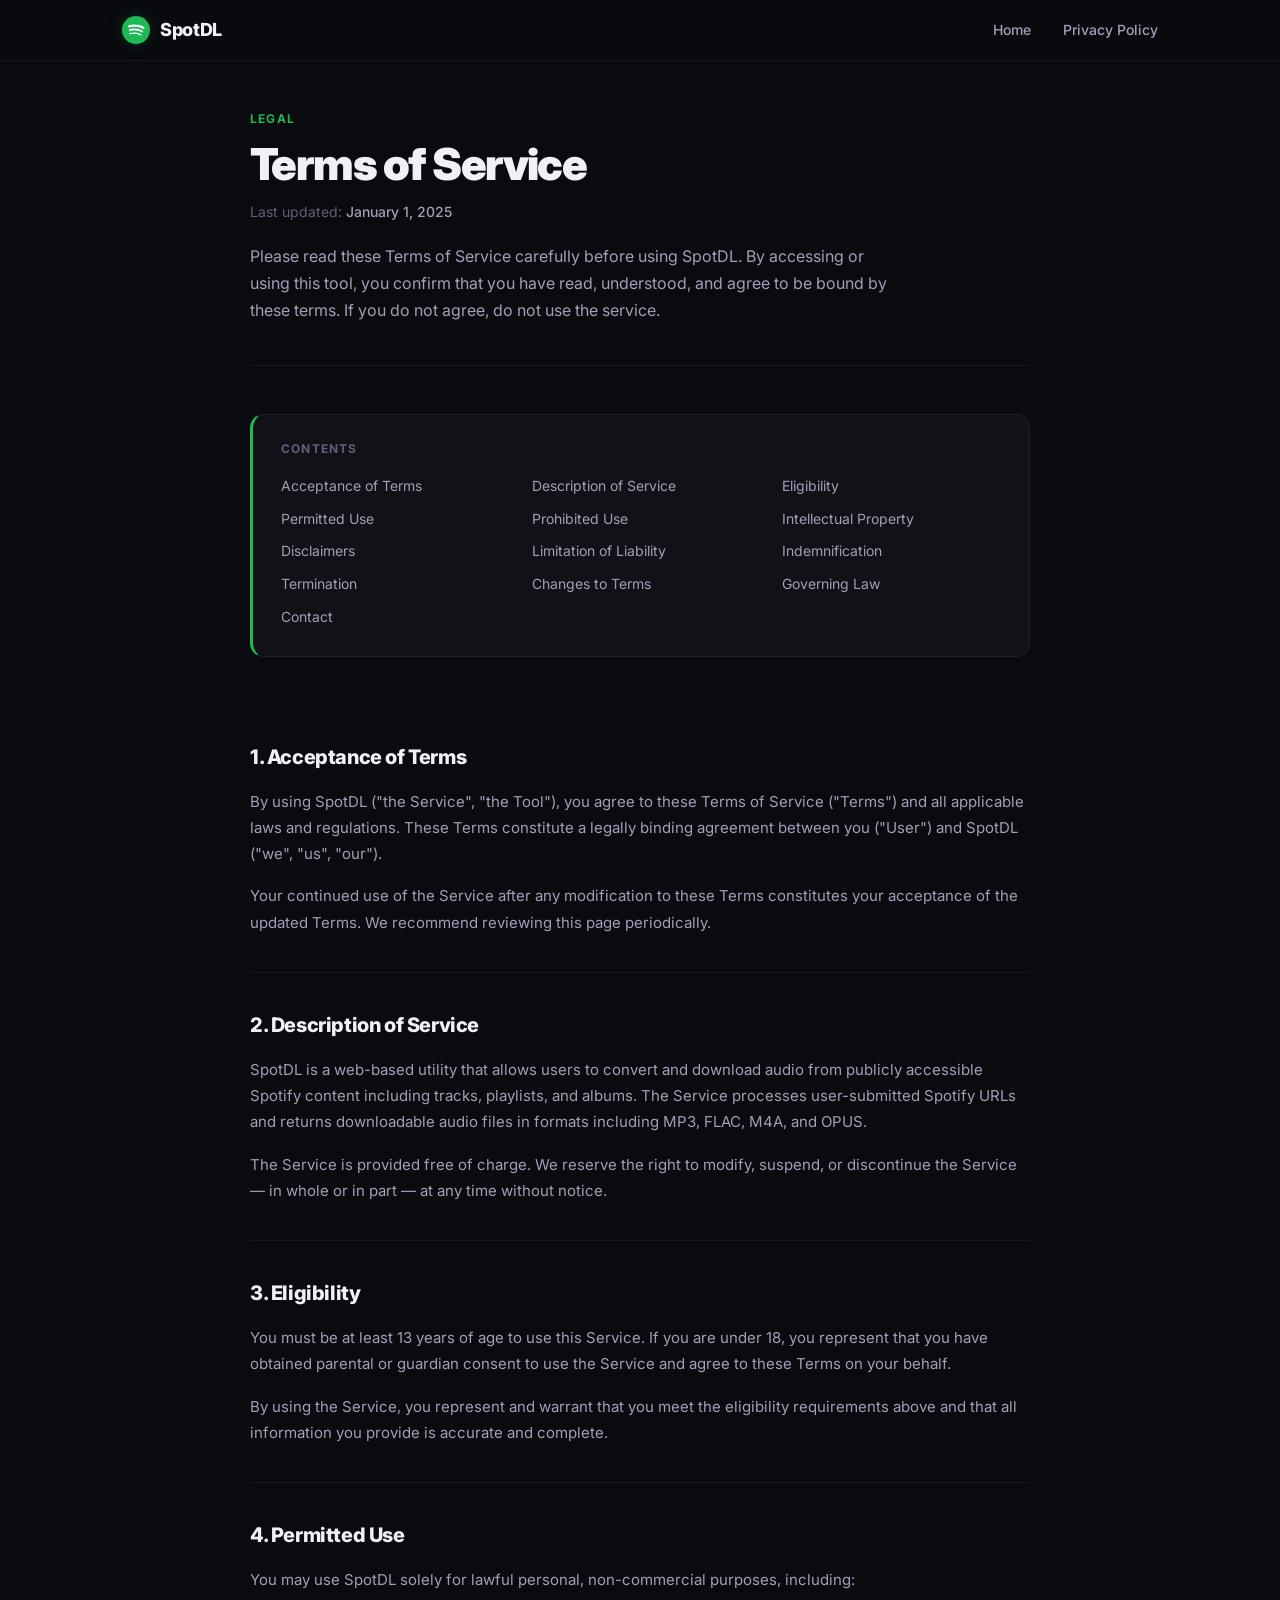
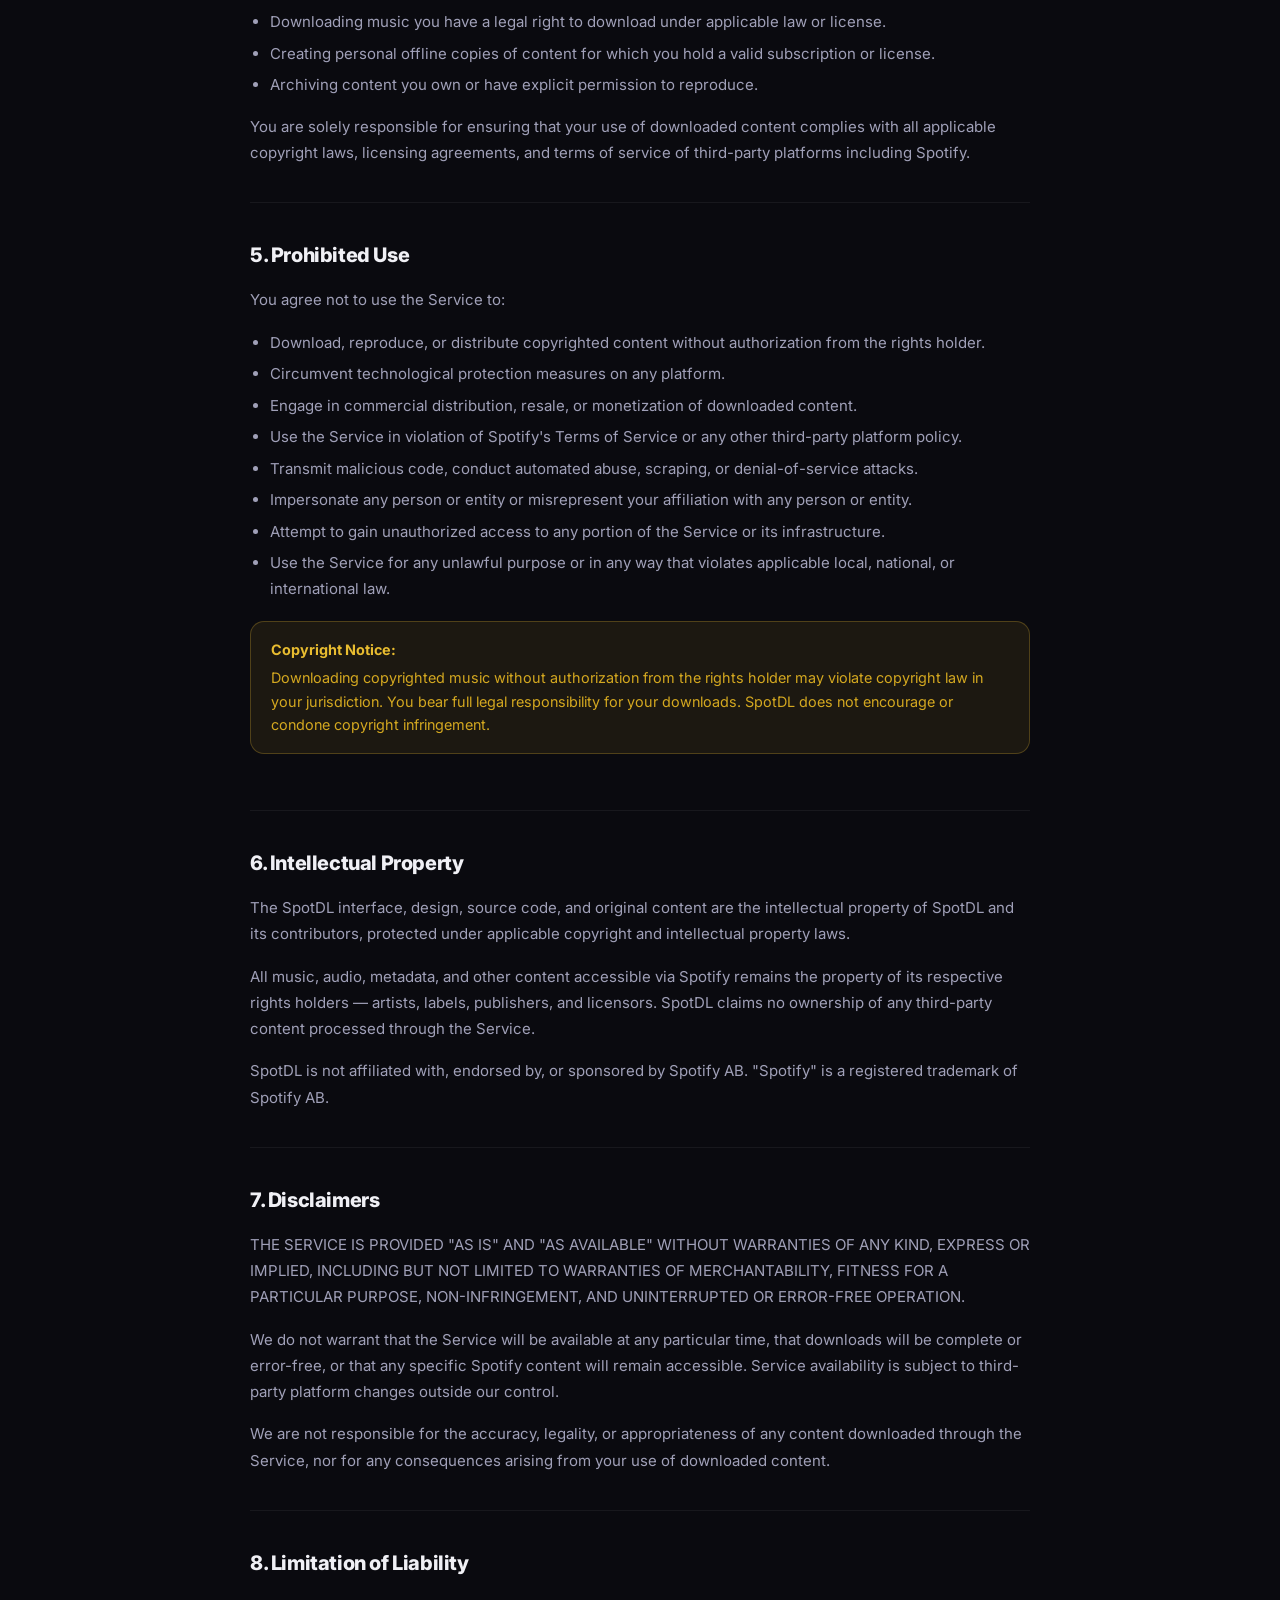
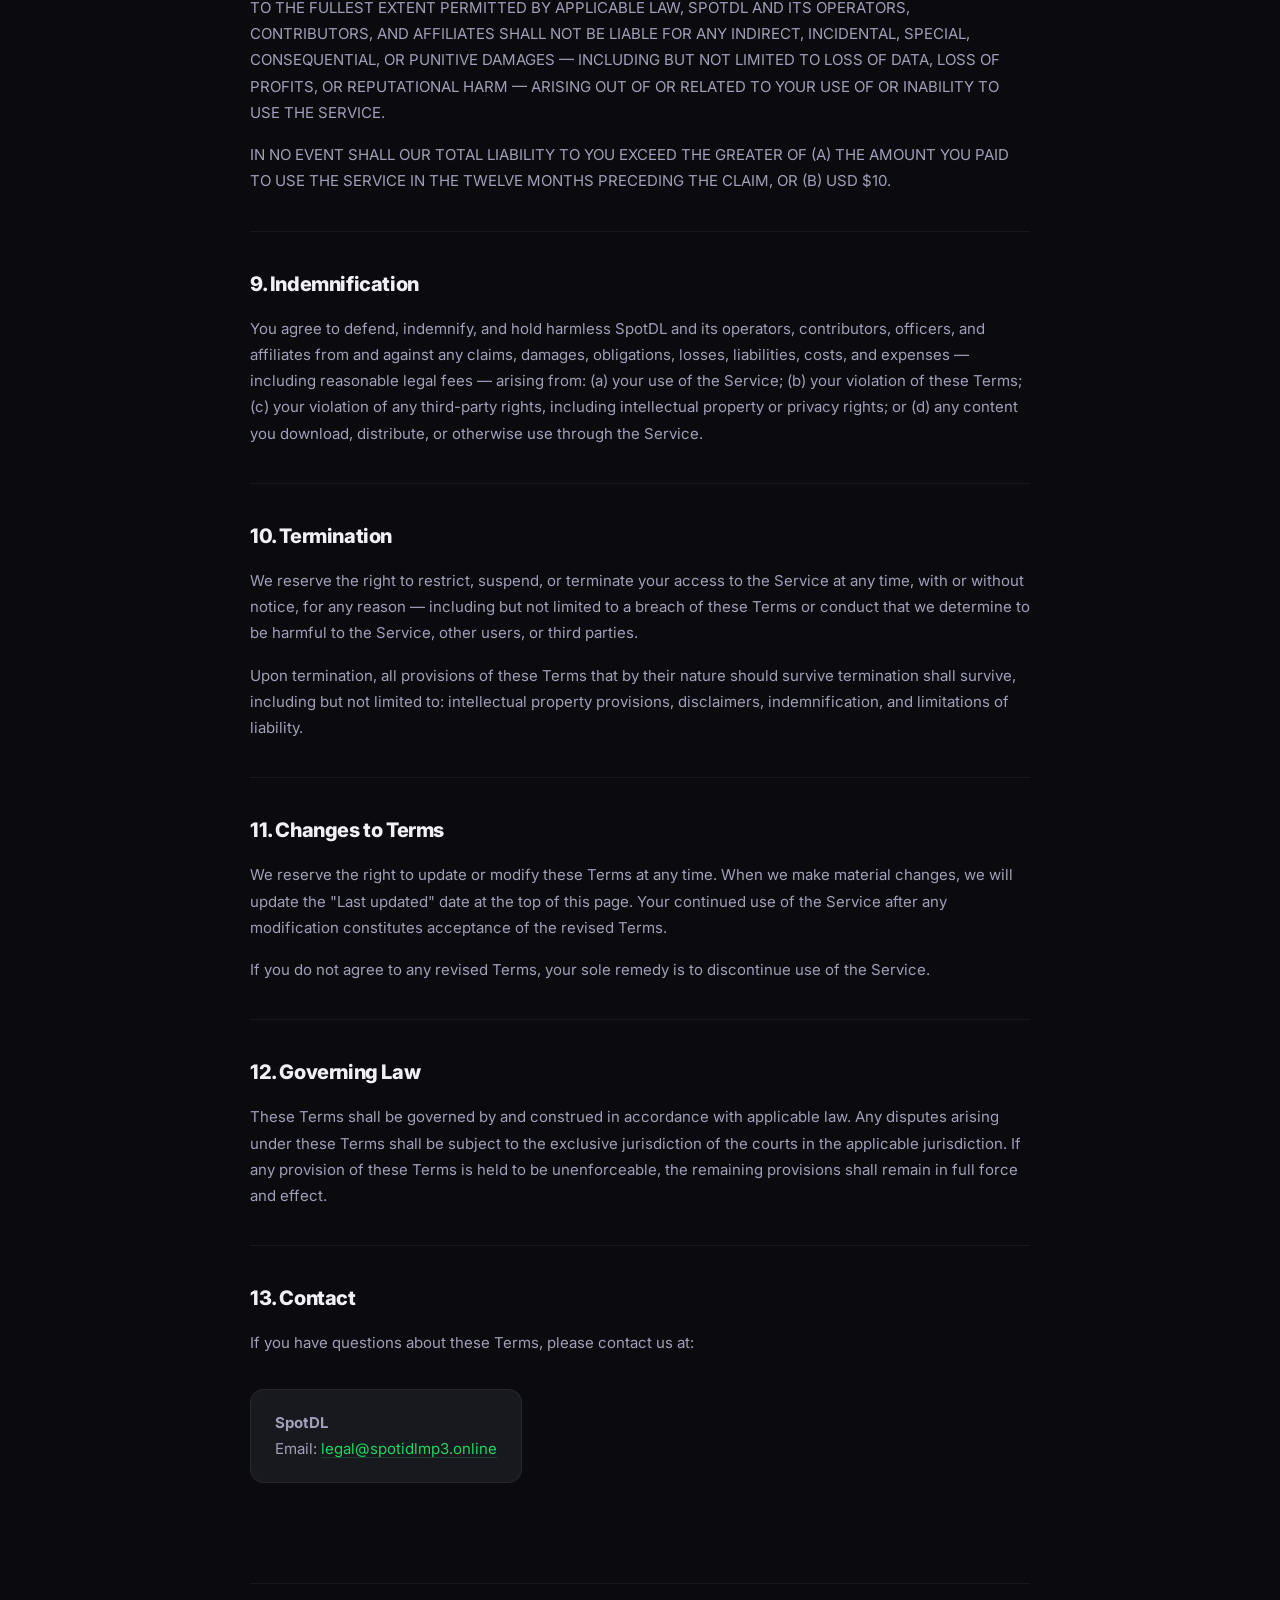
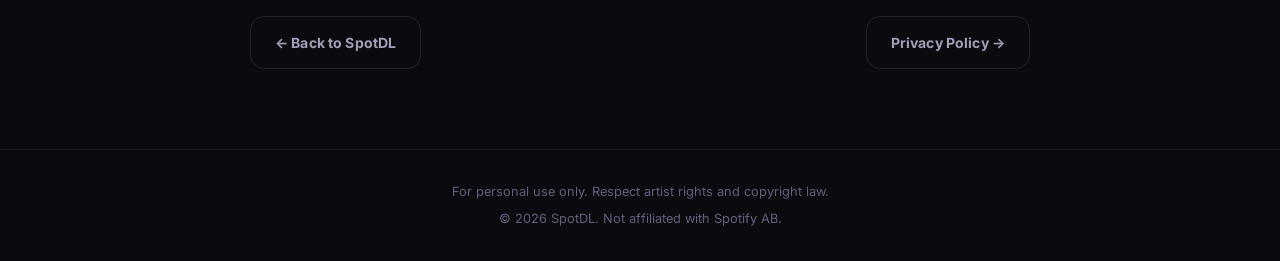
<file: frontend/terms.html>
<!DOCTYPE html>
<html lang="en">
<head>
  <meta charset="UTF-8" />
  <meta name="viewport" content="width=device-width, initial-scale=1.0" />

  <title>Terms of Service — SpotDL</title>
  <meta name="description" content="SpotDL Terms of Service. Read our usage terms, restrictions, disclaimers, and legal conditions before using the Spotify downloader tool." />
  <meta name="robots" content="index, follow" />
  <link rel="canonical" href="https://spotidlmp3.online/terms" />

  <meta property="og:type" content="website" />
  <meta property="og:url" content="https://spotidlmp3.online/terms" />
  <meta property="og:title" content="Terms of Service — SpotDL" />
  <meta property="og:description" content="SpotDL Terms of Service. Read our usage terms before using the tool." />

  <script type="application/ld+json">
  {
    "@context": "https://schema.org",
    "@type": "WebPage",
    "name": "Terms of Service",
    "url": "https://spotidlmp3.online/terms",
    "description": "SpotDL Terms of Service governing the use of the Spotify downloader application.",
    "isPartOf": {
      "@type": "WebSite",
      "name": "SpotDL",
      "url": "https://spotidlmp3.online/"
    }
  }
  </script>

  <link rel="preconnect" href="https://fonts.googleapis.com" />
  <link rel="preconnect" href="https://fonts.gstatic.com" crossorigin />
  <link rel="stylesheet" href="https://fonts.googleapis.com/css2?family=Inter:wght@400;500;600;700;800;900&display=swap" />
  <link rel="stylesheet" href="style.css" />
  <link rel="stylesheet" href="legal.css" />
  <meta name="theme-color" content="#0a0a0f" />
  <link rel="icon" type="image/svg+xml" href="data:image/svg+xml,<svg xmlns='http://www.w3.org/2000/svg' viewBox='0 0 32 32'><circle cx='16' cy='16' r='16' fill='%231DB954'/><path d='M22.9 14.9C19.7 13 14.35 12.8 11.3 13.75c-.5.15-1-.15-1.15-.6-.15-.5.15-1 .6-1.15 3.55-1.05 9.4-.85 13.1 1.35.45.25.6.85.35 1.3-.25.35-.85.5-1.3.25zm-.1 2.8c-.25.35-.7.5-1.05.25-2.7-1.65-6.8-2.15-9.95-1.15-.4.1-.85-.1-.95-.5-.1-.4.1-.85.5-.95 3.65-1.1 8.15-.55 11.25 1.35.3.15.45.65.2 1zm-1.2 2.75c-.2.3-.55.4-.85.2-2.35-1.45-5.3-1.75-8.8-.95-.35.1-.65-.15-.75-.45-.1-.35.15-.65.45-.75 3.8-.85 7.1-.5 9.7 1.1.35.15.4.55.25.85z' fill='white'/></svg>" />
  <!-- ── Google Analytics ──────────────────────────────────────────── -->
  <script async src="https://www.googletagmanager.com/gtag/js?id=G-Z12Y10BQ3V"></script>
  <script>
    window.dataLayer = window.dataLayer || [];
    function gtag(){dataLayer.push(arguments);}
    gtag('js', new Date());
    gtag('config', 'G-Z12Y10BQ3V');
  </script>
</head>
<body>
  <a href="#main-content" class="skip-link">Skip to main content</a>

  <div class="page-wrapper">

    <header class="site-header" role="banner">
      <div class="header-inner">
        <a href="/" class="logo" aria-label="SpotDL — home">
          <span class="logo-icon" aria-hidden="true">
            <svg width="28" height="28" viewBox="0 0 24 24" fill="none">
              <circle cx="12" cy="12" r="12" fill="#1DB954"/>
              <path d="M17.9 10.9C14.7 9 9.35 8.8 6.3 9.75c-.5.15-1-.15-1.15-.6-.15-.5.15-1
                       .6-1.15 3.55-1.05 9.4-.85 13.1 1.35.45.25.6.85.35 1.3-.25.35-.85.5-1.3.25z
                       m-.1 2.8c-.25.35-.7.5-1.05.25-2.7-1.65-6.8-2.15-9.95-1.15-.4.1-.85-.1-.95
                       -.5-.1-.4.1-.85.5-.95 3.65-1.1 8.15-.55 11.25 1.35.3.15.45.65.2 1zm-1.2
                       2.75c-.2.3-.55.4-.85.2-2.35-1.45-5.3-1.75-8.8-.95-.35.1-.65-.15-.75-.45
                       -.1-.35.15-.65.45-.75 3.8-.85 7.1-.5 9.7 1.1.35.15.4.55.25.85z"
                    fill="white"/>
            </svg>
          </span>
          <span class="logo-text">SpotDL</span>
        </a>
        <nav class="header-nav" aria-label="Site navigation">
          <ul role="list">
            <li><a href="/" class="nav-link">Home</a></li>
            <li><a href="/privacy" class="nav-link">Privacy Policy</a></li>
          </ul>
        </nav>
      </div>
    </header>

    <main id="main-content" class="legal-main">
      <div class="legal-container">

        <header class="legal-header">
          <p class="legal-label">Legal</p>
          <h1 class="legal-title">Terms of Service</h1>
          <p class="legal-meta">
            Last updated: <time datetime="2025-01-01">January 1, 2025</time>
          </p>
          <p class="legal-intro">
            Please read these Terms of Service carefully before using SpotDL. By accessing or
            using this tool, you confirm that you have read, understood, and agree to be bound
            by these terms. If you do not agree, do not use the service.
          </p>
        </header>

        <nav class="legal-toc" aria-label="Table of contents">
          <p class="toc-heading">Contents</p>
          <ol class="toc-list">
            <li><a href="#acceptance" class="toc-link">Acceptance of Terms</a></li>
            <li><a href="#description" class="toc-link">Description of Service</a></li>
            <li><a href="#eligibility" class="toc-link">Eligibility</a></li>
            <li><a href="#permitted-use" class="toc-link">Permitted Use</a></li>
            <li><a href="#prohibited-use" class="toc-link">Prohibited Use</a></li>
            <li><a href="#intellectual-property" class="toc-link">Intellectual Property</a></li>
            <li><a href="#disclaimers" class="toc-link">Disclaimers</a></li>
            <li><a href="#limitation" class="toc-link">Limitation of Liability</a></li>
            <li><a href="#indemnification" class="toc-link">Indemnification</a></li>
            <li><a href="#termination" class="toc-link">Termination</a></li>
            <li><a href="#changes" class="toc-link">Changes to Terms</a></li>
            <li><a href="#governing-law" class="toc-link">Governing Law</a></li>
            <li><a href="#contact" class="toc-link">Contact</a></li>
          </ol>
        </nav>

        <article class="legal-body">

          <section id="acceptance" aria-labelledby="h-acceptance">
            <h2 id="h-acceptance">1. Acceptance of Terms</h2>
            <p>
              By using SpotDL ("the Service", "the Tool"), you agree to these Terms of Service
              ("Terms") and all applicable laws and regulations. These Terms constitute a legally
              binding agreement between you ("User") and SpotDL ("we", "us", "our").
            </p>
            <p>
              Your continued use of the Service after any modification to these Terms constitutes
              your acceptance of the updated Terms. We recommend reviewing this page periodically.
            </p>
          </section>

          <section id="description" aria-labelledby="h-description">
            <h2 id="h-description">2. Description of Service</h2>
            <p>
              SpotDL is a web-based utility that allows users to convert and download audio from
              publicly accessible Spotify content including tracks, playlists, and albums. The
              Service processes user-submitted Spotify URLs and returns downloadable audio files
              in formats including MP3, FLAC, M4A, and OPUS.
            </p>
            <p>
              The Service is provided free of charge. We reserve the right to modify, suspend,
              or discontinue the Service — in whole or in part — at any time without notice.
            </p>
          </section>

          <section id="eligibility" aria-labelledby="h-eligibility">
            <h2 id="h-eligibility">3. Eligibility</h2>
            <p>
              You must be at least 13 years of age to use this Service. If you are under 18,
              you represent that you have obtained parental or guardian consent to use the
              Service and agree to these Terms on your behalf.
            </p>
            <p>
              By using the Service, you represent and warrant that you meet the eligibility
              requirements above and that all information you provide is accurate and complete.
            </p>
          </section>

          <section id="permitted-use" aria-labelledby="h-permitted">
            <h2 id="h-permitted">4. Permitted Use</h2>
            <p>You may use SpotDL solely for lawful personal, non-commercial purposes, including:</p>
            <ul>
              <li>Downloading music you have a legal right to download under applicable law or license.</li>
              <li>Creating personal offline copies of content for which you hold a valid subscription or license.</li>
              <li>Archiving content you own or have explicit permission to reproduce.</li>
            </ul>
            <p>
              You are solely responsible for ensuring that your use of downloaded content complies
              with all applicable copyright laws, licensing agreements, and terms of service of
              third-party platforms including Spotify.
            </p>
          </section>

          <section id="prohibited-use" aria-labelledby="h-prohibited">
            <h2 id="h-prohibited">5. Prohibited Use</h2>
            <p>You agree not to use the Service to:</p>
            <ul>
              <li>Download, reproduce, or distribute copyrighted content without authorization from the rights holder.</li>
              <li>Circumvent technological protection measures on any platform.</li>
              <li>Engage in commercial distribution, resale, or monetization of downloaded content.</li>
              <li>Use the Service in violation of Spotify's Terms of Service or any other third-party platform policy.</li>
              <li>Transmit malicious code, conduct automated abuse, scraping, or denial-of-service attacks.</li>
              <li>Impersonate any person or entity or misrepresent your affiliation with any person or entity.</li>
              <li>Attempt to gain unauthorized access to any portion of the Service or its infrastructure.</li>
              <li>Use the Service for any unlawful purpose or in any way that violates applicable local, national, or international law.</li>
            </ul>
            <div class="legal-callout legal-callout--warning">
              <strong>Copyright Notice:</strong> Downloading copyrighted music without authorization
              from the rights holder may violate copyright law in your jurisdiction. You bear full
              legal responsibility for your downloads. SpotDL does not encourage or condone
              copyright infringement.
            </div>
          </section>

          <section id="intellectual-property" aria-labelledby="h-ip">
            <h2 id="h-ip">6. Intellectual Property</h2>
            <p>
              The SpotDL interface, design, source code, and original content are the intellectual
              property of SpotDL and its contributors, protected under applicable copyright and
              intellectual property laws.
            </p>
            <p>
              All music, audio, metadata, and other content accessible via Spotify remains the
              property of its respective rights holders — artists, labels, publishers, and
              licensors. SpotDL claims no ownership of any third-party content processed through
              the Service.
            </p>
            <p>
              SpotDL is not affiliated with, endorsed by, or sponsored by Spotify AB. "Spotify"
              is a registered trademark of Spotify AB.
            </p>
          </section>

          <section id="disclaimers" aria-labelledby="h-disclaimers">
            <h2 id="h-disclaimers">7. Disclaimers</h2>
            <p>
              THE SERVICE IS PROVIDED "AS IS" AND "AS AVAILABLE" WITHOUT WARRANTIES OF ANY KIND,
              EXPRESS OR IMPLIED, INCLUDING BUT NOT LIMITED TO WARRANTIES OF MERCHANTABILITY,
              FITNESS FOR A PARTICULAR PURPOSE, NON-INFRINGEMENT, AND UNINTERRUPTED OR ERROR-FREE
              OPERATION.
            </p>
            <p>
              We do not warrant that the Service will be available at any particular time, that
              downloads will be complete or error-free, or that any specific Spotify content will
              remain accessible. Service availability is subject to third-party platform changes
              outside our control.
            </p>
            <p>
              We are not responsible for the accuracy, legality, or appropriateness of any content
              downloaded through the Service, nor for any consequences arising from your use of
              downloaded content.
            </p>
          </section>

          <section id="limitation" aria-labelledby="h-limitation">
            <h2 id="h-limitation">8. Limitation of Liability</h2>
            <p>
              TO THE FULLEST EXTENT PERMITTED BY APPLICABLE LAW, SPOTDL AND ITS OPERATORS,
              CONTRIBUTORS, AND AFFILIATES SHALL NOT BE LIABLE FOR ANY INDIRECT, INCIDENTAL,
              SPECIAL, CONSEQUENTIAL, OR PUNITIVE DAMAGES — INCLUDING BUT NOT LIMITED TO LOSS
              OF DATA, LOSS OF PROFITS, OR REPUTATIONAL HARM — ARISING OUT OF OR RELATED TO
              YOUR USE OF OR INABILITY TO USE THE SERVICE.
            </p>
            <p>
              IN NO EVENT SHALL OUR TOTAL LIABILITY TO YOU EXCEED THE GREATER OF (A) THE AMOUNT
              YOU PAID TO USE THE SERVICE IN THE TWELVE MONTHS PRECEDING THE CLAIM, OR (B) USD $10.
            </p>
          </section>

          <section id="indemnification" aria-labelledby="h-indemnification">
            <h2 id="h-indemnification">9. Indemnification</h2>
            <p>
              You agree to defend, indemnify, and hold harmless SpotDL and its operators,
              contributors, officers, and affiliates from and against any claims, damages,
              obligations, losses, liabilities, costs, and expenses — including reasonable
              legal fees — arising from: (a) your use of the Service; (b) your violation of
              these Terms; (c) your violation of any third-party rights, including intellectual
              property or privacy rights; or (d) any content you download, distribute, or
              otherwise use through the Service.
            </p>
          </section>

          <section id="termination" aria-labelledby="h-termination">
            <h2 id="h-termination">10. Termination</h2>
            <p>
              We reserve the right to restrict, suspend, or terminate your access to the Service
              at any time, with or without notice, for any reason — including but not limited to
              a breach of these Terms or conduct that we determine to be harmful to the Service,
              other users, or third parties.
            </p>
            <p>
              Upon termination, all provisions of these Terms that by their nature should survive
              termination shall survive, including but not limited to: intellectual property
              provisions, disclaimers, indemnification, and limitations of liability.
            </p>
          </section>

          <section id="changes" aria-labelledby="h-changes">
            <h2 id="h-changes">11. Changes to Terms</h2>
            <p>
              We reserve the right to update or modify these Terms at any time. When we make
              material changes, we will update the "Last updated" date at the top of this page.
              Your continued use of the Service after any modification constitutes acceptance
              of the revised Terms.
            </p>
            <p>
              If you do not agree to any revised Terms, your sole remedy is to discontinue use
              of the Service.
            </p>
          </section>

          <section id="governing-law" aria-labelledby="h-governing">
            <h2 id="h-governing">12. Governing Law</h2>
            <p>
              These Terms shall be governed by and construed in accordance with applicable law.
              Any disputes arising under these Terms shall be subject to the exclusive jurisdiction
              of the courts in the applicable jurisdiction. If any provision of these Terms is
              held to be unenforceable, the remaining provisions shall remain in full force and effect.
            </p>
          </section>

          <section id="contact" aria-labelledby="h-contact">
            <h2 id="h-contact">13. Contact</h2>
            <p>
              If you have questions about these Terms, please contact us at:
            </p>
            <address class="legal-address">
              <strong>SpotDL</strong><br />
              Email: <a href="mailto:legal@spotidlmp3.online">legal@spotidlmp3.online</a>
            </address>
          </section>

        </article>

        <footer class="legal-footer-nav">
          <a href="/" class="btn btn--ghost legal-back-btn">← Back to SpotDL</a>
          <a href="/privacy" class="btn btn--ghost legal-back-btn">Privacy Policy →</a>
        </footer>

      </div>
    </main>

    <footer class="site-footer" role="contentinfo">
      <div class="footer-inner">
        <p class="footer-legal">For personal use only. Respect artist rights and copyright law.</p>
        <p class="footer-copy">&copy; <span id="footer-year"></span> SpotDL. Not affiliated with Spotify AB.</p>
      </div>
    </footer>

  </div>

  <script>document.getElementById("footer-year").textContent = new Date().getFullYear();</script>
</body>
</html>
</file>
<file: frontend/style.css>
/* ══════════════════════════════════════════════════════════════════
   COLOR THEORY SYSTEM
   Primary:     #1DB954  — Spotify green (hue 141)
   Triadic 1:   #541DB9  — deep violet   (hue 261, +120°)
   Triadic 2:   #B9541D  — ember orange  (hue 21,  +240°) — used only for
                           warm accents / hover states
   Analogous:   #1DB990  — teal          (hue 161, +20°)
   Neutral:     #0a0a0f  — near-black with cool blue-tint (hue 240, 5% sat)
   Surface:     Layered neutrals — #111118, #18181f, #1e1e28
   
   Rationale:
   - Green carries "success / download / go" — primary CTA
   - Violet provides depth on background glow — doesn't compete
   - All text contrast ratios ≥ 4.5:1 (WCAG AA) on their respective surfaces
   ══════════════════════════════════════════════════════════════════ */

/* ── Reset ─────────────────────────────────────────────────────────── */
*, *::before, *::after { box-sizing: border-box; margin: 0; padding: 0; }

/* ── Design Tokens ──────────────────────────────────────────────────── */
:root {
  /* Background layers */
  --bg-base:          #0a0a0f;
  --bg-surface:       #111118;
  --bg-raised:        #18181f;
  --bg-elevated:      #1e1e28;

  /* Primary accent — Spotify green */
  --green-500:        #1DB954;
  --green-400:        #1ed760;
  --green-300:        #4aea84;
  --green-muted:      rgba(29, 185, 84, 0.12);
  --green-border:     rgba(29, 185, 84, 0.25);
  --green-glow:       rgba(29, 185, 84, 0.18);

  /* Triadic violet — depth / glow background */
  --violet-600:       #3a1480;
  --violet-500:       #541DB9;
  --violet-400:       #7B52D4;
  --violet-muted:     rgba(84, 29, 185, 0.10);
  --violet-glow:      rgba(84, 29, 185, 0.20);

  /* Neutral text */
  --text-primary:     #f0f0f5;
  --text-secondary:   #a0a0b8;
  --text-muted:       #60607a;
  --text-on-accent:   #000000;

  /* Semantic */
  --color-error:      #f06070;
  --color-error-bg:   rgba(240, 96, 112, 0.10);
  --color-error-border: rgba(240, 96, 112, 0.25);
  --color-success:    var(--green-500);
  --color-success-bg: var(--green-muted);

  /* Borders */
  --border-subtle:    rgba(255, 255, 255, 0.06);
  --border-default:   rgba(255, 255, 255, 0.10);
  --border-hover:     rgba(255, 255, 255, 0.18);

  /* Radii */
  --radius-sm:  6px;
  --radius-md:  14px;
  --radius-lg:  20px;
  --radius-xl:  28px;
  --radius-pill: 999px;

  /* Shadows */
  --shadow-card:  0 0 0 1px var(--border-subtle),
                  0 8px 32px rgba(0, 0, 0, 0.55),
                  0 2px 8px rgba(0, 0, 0, 0.30);
  --shadow-input: 0 0 0 3px var(--green-muted);
  --shadow-btn:   0 4px 24px rgba(29, 185, 84, 0.35);

  /* Typography */
  --font-sans:  'Inter', -apple-system, BlinkMacSystemFont, 'Segoe UI', sans-serif;

  /* Transitions */
  --t-fast:   120ms ease;
  --t-base:   220ms ease;
  --t-slow:   380ms ease;
}

/* ── Base ───────────────────────────────────────────────────────────── */
html {
  font-size: 16px;
  scroll-behavior: smooth;
  -webkit-font-smoothing: antialiased;
  -moz-osx-font-smoothing: grayscale;
}

body {
  background-color: var(--bg-base);
  color: var(--text-primary);
  font-family: var(--font-sans);
  line-height: 1.6;
  min-height: 100vh;
}

img, svg { display: block; }

/* ── Accessibility ──────────────────────────────────────────────────── */
.sr-only {
  position: absolute; width: 1px; height: 1px;
  padding: 0; margin: -1px; overflow: hidden;
  clip: rect(0,0,0,0); white-space: nowrap; border: 0;
}

.skip-link {
  position: absolute;
  top: -100%;
  left: 1rem;
  background: var(--green-500);
  color: var(--text-on-accent);
  font-weight: 700;
  padding: 0.5rem 1rem;
  border-radius: 0 0 var(--radius-sm) var(--radius-sm);
  z-index: 9999;
  transition: top var(--t-fast);
  text-decoration: none;
}
.skip-link:focus { top: 0; }

:focus-visible {
  outline: 2px solid var(--green-500);
  outline-offset: 3px;
  border-radius: var(--radius-sm);
}

/* ── Layout ─────────────────────────────────────────────────────────── */
.page-wrapper {
  display: flex;
  flex-direction: column;
  min-height: 100vh;
}

/* ── Header ─────────────────────────────────────────────────────────── */
.site-header {
  position: sticky;
  top: 0;
  z-index: 100;
  background-color: rgba(10, 10, 15, 0.85);
  backdrop-filter: blur(16px);
  -webkit-backdrop-filter: blur(16px);
  border-bottom: 1px solid var(--border-subtle);
}

.header-inner {
  max-width: 1100px;
  margin: 0 auto;
  padding: 0 2rem;
  height: 60px;
  display: flex;
  align-items: center;
  justify-content: space-between;
}

.logo {
  display: flex;
  align-items: center;
  gap: 0.625rem;
  text-decoration: none;
  color: var(--text-primary);
}

.logo-text {
  font-size: 1.125rem;
  font-weight: 800;
  letter-spacing: -0.02em;
}

.logo-icon {
  line-height: 0;
  filter: drop-shadow(0 0 8px var(--green-glow));
}

.header-nav ul {
  display: flex;
  align-items: center;
  gap: 2rem;
  list-style: none;
}

.nav-link {
  font-size: 0.875rem;
  font-weight: 500;
  color: var(--text-secondary);
  text-decoration: none;
  transition: color var(--t-fast);
}
.nav-link:hover { color: var(--text-primary); }

/* ── Hero ───────────────────────────────────────────────────────────── */
.hero-section {
  position: relative;
  padding: 5rem 2rem 0;
  text-align: center;
  overflow: hidden;
}

/* Dual-tone ambient glow — green (primary) + violet (triadic depth) */
.hero-glow {
  position: absolute;
  top: -120px;
  left: 50%;
  transform: translateX(-50%);
  width: 800px;
  height: 500px;
  background: radial-gradient(
    ellipse at 40% 40%,
    var(--violet-glow) 0%,
    transparent 60%
  ),
  radial-gradient(
    ellipse at 65% 35%,
    var(--green-glow) 0%,
    transparent 55%
  );
  pointer-events: none;
  z-index: 0;
}

.hero-inner {
  position: relative;
  z-index: 1;
}

.badge {
  display: inline-flex;
  align-items: center;
  gap: 0.5rem;
  background: var(--bg-raised);
  border: 1px solid var(--border-default);
  border-radius: var(--radius-pill);
  padding: 0.375rem 1rem;
  font-size: 0.8125rem;
  font-weight: 500;
  color: var(--text-secondary);
  margin-bottom: 1.5rem;
  letter-spacing: 0.01em;
}

.badge-dot {
  width: 7px;
  height: 7px;
  border-radius: 50%;
  background: var(--green-500);
  box-shadow: 0 0 6px var(--green-500);
  animation: pulse-dot 2.4s ease-in-out infinite;
}

@keyframes pulse-dot {
  0%, 100% { opacity: 1; transform: scale(1); }
  50% { opacity: 0.6; transform: scale(0.85); }
}

.hero-title {
  font-size: clamp(2rem, 5vw, 3.25rem);
  font-weight: 900;
  letter-spacing: -0.035em;
  line-height: 1.1;
  margin-bottom: 1.25rem;
  color: var(--text-primary);
}

.hero-accent {
  /* Triadic gradient — green to violet gives the color theory payoff */
  background: linear-gradient(90deg, var(--green-400) 0%, var(--violet-400) 100%);
  -webkit-background-clip: text;
  -webkit-text-fill-color: transparent;
  background-clip: text;
}

.hero-subtitle {
  font-size: clamp(1rem, 2vw, 1.125rem);
  color: var(--text-secondary);
  max-width: 520px;
  margin: 0 auto 3rem;
  line-height: 1.65;
}

/* ── Main / Card ────────────────────────────────────────────────────── */
.main-content {
  flex: 1;
  display: flex;
  flex-direction: column;
  align-items: center;
  padding: 0 1rem 4rem;
}

.card {
  width: 100%;
  max-width: 540px;
  background: var(--bg-surface);
  border-radius: var(--radius-xl);
  box-shadow: var(--shadow-card);
  padding: 2.5rem;
  position: relative;
  /* Subtle inner green-tint top border via gradient */
  background-image: linear-gradient(
    180deg,
    rgba(29, 185, 84, 0.05) 0%,
    transparent 50%
  );
}

/* ── Form ───────────────────────────────────────────────────────────── */
.form-group {
  margin-bottom: 1.25rem;
}

.form-row {
  display: flex;
  gap: 1rem;
  margin-bottom: 1.25rem;
}

.form-group--half {
  flex: 1;
  margin-bottom: 0;
}

.input-label {
  display: flex;
  align-items: center;
  gap: 0.4rem;
  font-size: 0.75rem;
  font-weight: 700;
  color: var(--text-muted);
  text-transform: uppercase;
  letter-spacing: 0.08em;
  margin-bottom: 0.5rem;
}

/* URL input with icon */
.input-wrapper {
  position: relative;
}

.input-icon {
  position: absolute;
  left: 0.9rem;
  top: 50%;
  transform: translateY(-50%);
  color: var(--text-muted);
  pointer-events: none;
  line-height: 0;
  transition: color var(--t-fast);
}

.input-url {
  width: 100%;
  background: var(--bg-raised);
  border: 1px solid var(--border-default);
  border-radius: var(--radius-md);
  color: var(--text-primary);
  font-family: var(--font-sans);
  font-size: 0.9375rem;
  padding: 0.875rem 1rem 0.875rem 2.75rem;
  transition: border-color var(--t-fast), box-shadow var(--t-fast);
}

.input-url::placeholder { color: var(--text-muted); }

.input-url:hover { border-color: var(--border-hover); }

.input-url:hover + .input-icon,
.input-url:focus + .input-icon { color: var(--green-500); }

.input-url:focus {
  outline: none;
  border-color: var(--green-500);
  box-shadow: var(--shadow-input);
}

.input-url.input--error {
  border-color: var(--color-error);
  box-shadow: 0 0 0 3px var(--color-error-bg);
}

.input-hint {
  display: block;
  margin-top: 0.4rem;
  font-size: 0.8rem;
  color: var(--text-muted);
}

/* Select */
.select-wrapper {
  position: relative;
}

.select-arrow {
  position: absolute;
  right: 0.9rem;
  top: 50%;
  transform: translateY(-50%);
  color: var(--text-muted);
  pointer-events: none;
  line-height: 0;
}

.input-select {
  width: 100%;
  background: var(--bg-raised);
  border: 1px solid var(--border-default);
  border-radius: var(--radius-md);
  color: var(--text-primary);
  font-family: var(--font-sans);
  font-size: 0.9375rem;
  padding: 0.75rem 2.5rem 0.75rem 1rem;
  cursor: pointer;
  appearance: none;
  transition: border-color var(--t-fast), box-shadow var(--t-fast);
}

.input-select:hover { border-color: var(--border-hover); }

.input-select:focus {
  outline: none;
  border-color: var(--green-500);
  box-shadow: var(--shadow-input);
}

.input-select:disabled {
  opacity: 0.4;
  cursor: not-allowed;
}

.input-select option {
  background: var(--bg-elevated);
  color: var(--text-primary);
}

.bitrate-note {
  font-size: 0.7rem;
  font-weight: 400;
  color: var(--green-500);
  text-transform: none;
  letter-spacing: 0;
}

/* ── Buttons ────────────────────────────────────────────────────────── */
.btn {
  display: inline-flex;
  align-items: center;
  justify-content: center;
  gap: 0.5rem;
  border: none;
  border-radius: var(--radius-md);
  cursor: pointer;
  font-family: var(--font-sans);
  font-size: 1rem;
  font-weight: 700;
  letter-spacing: 0.01em;
  padding: 0.9rem 1.5rem;
  text-decoration: none;
  transition: background-color var(--t-fast),
              box-shadow var(--t-fast),
              transform var(--t-fast),
              opacity var(--t-fast);
  user-select: none;
  white-space: nowrap;
}

.btn:active:not(:disabled) { transform: scale(0.97); }

.btn-icon { line-height: 0; flex-shrink: 0; }

/* Primary — green CTA */
.btn--primary {
  background: var(--green-500);
  color: var(--text-on-accent);
  width: 100%;
  box-shadow: 0 2px 12px rgba(29, 185, 84, 0.22);
}

.btn--primary:hover:not(:disabled) {
  background: var(--green-400);
  box-shadow: var(--shadow-btn);
}

.btn--primary:disabled {
  opacity: 0.55;
  cursor: not-allowed;
  box-shadow: none;
}

/* Success — same green, slightly elevated */
.btn--success {
  background: var(--green-500);
  color: var(--text-on-accent);
  width: 100%;
  box-shadow: 0 2px 12px rgba(29, 185, 84, 0.22);
}

.btn--success:hover {
  background: var(--green-400);
  box-shadow: var(--shadow-btn);
}

/* Ghost */
.btn--ghost {
  background: transparent;
  border: 1px solid var(--border-default);
  color: var(--text-secondary);
  width: 100%;
}

.btn--ghost:hover {
  border-color: var(--green-border);
  color: var(--green-400);
  background: var(--green-muted);
}

/* ── Progress Section ───────────────────────────────────────────────── */
.progress-section {
  margin-top: 1.75rem;
  padding-top: 1.75rem;
  border-top: 1px solid var(--border-subtle);
}

.progress-section[hidden] { display: none; }

.progress-header {
  display: flex;
  align-items: center;
  gap: 0.75rem;
  margin-bottom: 0.875rem;
}

.status-text {
  font-size: 0.9rem;
  color: var(--text-secondary);
  flex: 1;
}

.progress-hint {
  font-size: 0.75rem;
  color: var(--text-muted);
  margin-top: 0.625rem;
}

/* Spinner */
.spinner {
  display: inline-block;
  width: 20px;
  height: 20px;
  border: 2.5px solid var(--border-default);
  border-top-color: var(--green-500);
  border-radius: 50%;
  flex-shrink: 0;
  animation: spin 700ms linear infinite;
}

@keyframes spin { to { transform: rotate(360deg); } }

/* Progress bar */
.progress-bar-track {
  width: 100%;
  height: 5px;
  background: var(--bg-elevated);
  border-radius: var(--radius-pill);
  overflow: hidden;
}

.progress-bar-fill {
  height: 100%;
  width: 0%;
  background: linear-gradient(90deg, var(--green-500), var(--green-300));
  border-radius: var(--radius-pill);
  transition: width 350ms ease-out;
}

.progress-bar-fill--indeterminate {
  width: 40% !important;
  animation: indeterminate 1.4s ease-in-out infinite;
}

@keyframes indeterminate {
  0%   { transform: translateX(-100%); }
  100% { transform: translateX(350%); }
}

/* ── Result Section ─────────────────────────────────────────────────── */
.result-section {
  margin-top: 1.75rem;
  padding: 1.5rem;
  background: var(--color-success-bg);
  border: 1px solid var(--green-border);
  border-radius: var(--radius-md);
  text-align: center;
}

.result-section[hidden] { display: none; }

.result-icon-wrap {
  width: 52px;
  height: 52px;
  border-radius: 50%;
  background: var(--green-muted);
  border: 1px solid var(--green-border);
  color: var(--green-500);
  display: flex;
  align-items: center;
  justify-content: center;
  margin: 0 auto 1rem;
}

.result-filename {
  font-size: 0.875rem;
  color: var(--text-secondary);
  word-break: break-all;
  margin-bottom: 1.25rem;
  padding: 0 0.5rem;
}

/* ── Error Section ──────────────────────────────────────────────────── */
.error-section {
  margin-top: 1.75rem;
  padding: 1.5rem;
  background: var(--color-error-bg);
  border: 1px solid var(--color-error-border);
  border-radius: var(--radius-md);
  text-align: center;
}

.error-section[hidden] { display: none; }

.error-icon-wrap {
  width: 48px;
  height: 48px;
  border-radius: 50%;
  background: var(--color-error-bg);
  border: 1px solid var(--color-error-border);
  color: var(--color-error);
  display: flex;
  align-items: center;
  justify-content: center;
  margin: 0 auto 0.875rem;
}

.error-message {
  font-size: 0.9375rem;
  color: var(--color-error);
  margin-bottom: 1.25rem;
  line-height: 1.55;
}

/* ── Trust Strip ────────────────────────────────────────────────────── */
.trust-strip {
  display: flex;
  align-items: center;
  justify-content: center;
  flex-wrap: wrap;
  gap: 0.5rem 1.75rem;
  list-style: none;
  margin-top: 1.5rem;
  padding: 0;
}

.trust-item {
  display: flex;
  align-items: center;
  gap: 0.4rem;
  font-size: 0.8125rem;
  color: var(--text-muted);
}

.trust-icon {
  color: var(--green-500);
  line-height: 0;
  opacity: 0.75;
}

/* ── Sections (How it works, FAQ) ───────────────────────────────────── */
.section {
  padding: 5rem 2rem;
  border-top: 1px solid var(--border-subtle);
}

.section-inner {
  max-width: 860px;
  margin: 0 auto;
}

.section-inner--narrow {
  max-width: 640px;
}

.section-title {
  font-size: clamp(1.5rem, 3vw, 2.25rem);
  font-weight: 800;
  letter-spacing: -0.03em;
  margin-bottom: 0.5rem;
  color: var(--text-primary);
}

.section-subtitle {
  font-size: 1rem;
  color: var(--text-secondary);
  margin-bottom: 3rem;
}

/* How it works — numbered steps */
.steps-list {
  list-style: none;
  display: grid;
  grid-template-columns: repeat(auto-fit, minmax(220px, 1fr));
  gap: 2rem;
}

.step-item {
  display: flex;
  flex-direction: column;
  gap: 0.875rem;
  padding: 1.75rem;
  background: var(--bg-surface);
  border: 1px solid var(--border-subtle);
  border-radius: var(--radius-lg);
  transition: border-color var(--t-base), box-shadow var(--t-base);
}

.step-item:hover {
  border-color: var(--green-border);
  box-shadow: 0 0 24px var(--green-muted);
}

.step-number {
  font-size: 0.75rem;
  font-weight: 800;
  letter-spacing: 0.12em;
  color: var(--green-500);
  font-variant-numeric: tabular-nums;
}

.step-title {
  font-size: 1rem;
  font-weight: 700;
  color: var(--text-primary);
  letter-spacing: -0.01em;
}

.step-desc {
  font-size: 0.9rem;
  color: var(--text-secondary);
  line-height: 1.6;
}

/* FAQ */
.faq-list {
  display: flex;
  flex-direction: column;
  gap: 0;
}

.faq-item {
  padding: 1.375rem 0;
  border-bottom: 1px solid var(--border-subtle);
}

.faq-item:last-child { border-bottom: none; }

.faq-q {
  font-size: 0.9375rem;
  font-weight: 700;
  color: var(--text-primary);
  margin-bottom: 0.4rem;
}

.faq-a {
  font-size: 0.9rem;
  color: var(--text-secondary);
  line-height: 1.65;
}

/* ── Footer ─────────────────────────────────────────────────────────── */
.site-footer {
  border-top: 1px solid var(--border-subtle);
  padding: 2rem;
  text-align: center;
}

.footer-inner {
  display: flex;
  flex-direction: column;
  gap: 0.375rem;
}

.footer-nav {
  display: flex;
  align-items: center;
  justify-content: center;
  gap: 0.75rem;
  margin-bottom: 0.75rem;
}

.footer-nav-link {
  font-size: 0.8125rem;
  color: var(--text-secondary);
  text-decoration: none;
  transition: color var(--t-fast);
}

.footer-nav-link:hover { color: var(--green-400); }

.footer-nav-sep {
  color: var(--text-muted);
  font-size: 0.75rem;
}

.footer-legal,
.footer-copy {
  font-size: 0.8rem;
  color: var(--text-muted);
}

/* ── Responsive ─────────────────────────────────────────────────────── */
@media (max-width: 640px) {
  .site-header { position: relative; }

  .header-inner { padding: 0 1.25rem; }

  .header-nav { display: none; }

  .hero-section { padding: 3rem 1.25rem 0; }

  .hero-glow { width: 420px; }

  .main-content { padding: 0 0 3rem; }

  .card {
    border-radius: var(--radius-lg);
    padding: 2rem 1.25rem;
    max-width: 100%;
  }

  .form-row {
    flex-direction: column;
    gap: 0;
  }

  .form-group--half { margin-bottom: 1.25rem; }

  .section { padding: 3rem 1.25rem; }

  .steps-list { grid-template-columns: 1fr; }

  .trust-strip { gap: 0.5rem 1rem; }
}

@media (max-width: 400px) {
  .hero-title { font-size: 1.75rem; }

  .btn { font-size: 0.9375rem; padding: 0.8rem 1.25rem; }
}

/* ── Reduced motion ─────────────────────────────────────────────────── */
@media (prefers-reduced-motion: reduce) {
  *, *::before, *::after {
    animation-duration: 0.01ms !important;
    transition-duration: 0.01ms !important;
  }
  .badge-dot { animation: none; }
  .spinner { animation-duration: 1200ms !important; }
}

/* ── Format hint ─────────────────────────────────────────────────────────── */
.format-hint {
  display: block;
  margin-top: 0.375rem;
  font-size: 0.75rem;
  color: var(--color-text-muted);
  min-height: 1em;
  transition: color var(--transition-fast);
}

.format-hint--lossless {
  color: var(--color-accent);
}

/* ── Progress meta (percentage + ETA) ───────────────────────────────────── */
.progress-meta {
  display: flex;
  justify-content: space-between;
  align-items: center;
  margin-top: 0.5rem;
  font-size: 0.75rem;
}

.progress-pct {
  color: var(--color-accent);
  font-weight: 700;
  min-width: 2.5rem;
}

.progress-eta {
  color: var(--color-text-muted);
  text-align: right;
}

/* ── Progress steps ──────────────────────────────────────────────────────── */
.progress-steps {
  list-style: none;
  margin-top: 1.25rem;
  display: flex;
  flex-direction: column;
  gap: 0.625rem;
  padding: 0;
}

.progress-step {
  display: flex;
  align-items: center;
  gap: 0.625rem;
  font-size: 0.8125rem;
  color: var(--color-text-muted);
  transition: color var(--transition-base);
}

.progress-step[data-state="active"] {
  color: var(--color-text-primary);
}

.progress-step[data-state="done"] {
  color: var(--color-accent);
}

.step-dot {
  width: 8px;
  height: 8px;
  border-radius: 50%;
  background-color: var(--color-border);
  flex-shrink: 0;
  transition: background-color var(--transition-base), transform var(--transition-fast);
}

.progress-step[data-state="active"] .step-dot {
  background-color: var(--color-accent);
  animation: pulse-dot 1.2s ease-in-out infinite;
}

.progress-step[data-state="done"] .step-dot {
  background-color: var(--color-accent);
}

@keyframes pulse-dot {
  0%, 100% { transform: scale(1);   opacity: 1; }
  50%       { transform: scale(1.4); opacity: 0.7; }
}

/* ── Content body ────────────────────────────────────────────────────────── */
.content-body {
  color: var(--color-text-secondary);
  line-height: 1.75;
  font-size: 0.9375rem;
}

.content-body p {
  margin-bottom: 1rem;
}

.content-body h3 {
  font-size: 1.0625rem;
  font-weight: 700;
  color: var(--color-text-primary);
  margin-top: 1.75rem;
  margin-bottom: 0.5rem;
}

.content-body h3:first-child {
  margin-top: 0;
}
</file>
<file: frontend/legal.css>
/* ══════════════════════════════════════════════════════════════════
   legal.css — Shared styles for terms.html and privacy.html
   Extends style.css token system. No duplicate token definitions.
   ══════════════════════════════════════════════════════════════════ */

/* ── Legal Layout ───────────────────────────────────────────────────── */
.legal-main {
  flex: 1;
  padding: 3rem 1.5rem 5rem;
}

.legal-container {
  max-width: 780px;
  margin: 0 auto;
}

/* ── Legal Header ───────────────────────────────────────────────────── */
.legal-header {
  margin-bottom: 3rem;
  padding-bottom: 2.5rem;
  border-bottom: 1px solid var(--border-subtle);
}

.legal-label {
  font-size: 0.75rem;
  font-weight: 700;
  letter-spacing: 0.1em;
  text-transform: uppercase;
  color: var(--green-500);
  margin-bottom: 0.75rem;
}

.legal-title {
  font-size: clamp(2rem, 4vw, 2.75rem);
  font-weight: 900;
  letter-spacing: -0.035em;
  color: var(--text-primary);
  line-height: 1.1;
  margin-bottom: 0.75rem;
}

.legal-meta {
  font-size: 0.875rem;
  color: var(--text-muted);
  margin-bottom: 1.25rem;
}

.legal-meta time {
  font-weight: 500;
  color: var(--text-secondary);
}

.legal-intro {
  font-size: 1rem;
  color: var(--text-secondary);
  line-height: 1.7;
  max-width: 640px;
}

/* ── Table of Contents ──────────────────────────────────────────────── */
.legal-toc {
  background: var(--bg-surface);
  border: 1px solid var(--border-subtle);
  border-left: 3px solid var(--green-500);
  border-radius: var(--radius-md);
  padding: 1.5rem 1.75rem;
  margin-bottom: 3rem;
}

.toc-heading {
  font-size: 0.75rem;
  font-weight: 700;
  letter-spacing: 0.1em;
  text-transform: uppercase;
  color: var(--text-muted);
  margin-bottom: 0.875rem;
}

.toc-list {
  list-style: none;
  counter-reset: none;
  display: grid;
  grid-template-columns: repeat(auto-fill, minmax(200px, 1fr));
  gap: 0.25rem 2rem;
  padding: 0;
}

.toc-link {
  font-size: 0.875rem;
  color: var(--text-secondary);
  text-decoration: none;
  transition: color var(--t-fast);
  display: block;
  padding: 0.2rem 0;
}

.toc-link:hover {
  color: var(--green-400);
}

/* ── Legal Body ─────────────────────────────────────────────────────── */
.legal-body {
  display: flex;
  flex-direction: column;
  gap: 0;
}

.legal-body section {
  padding: 2.25rem 0;
  border-bottom: 1px solid var(--border-subtle);
}

.legal-body section:last-child {
  border-bottom: none;
}

/* Headings */
.legal-body h2 {
  font-size: 1.25rem;
  font-weight: 800;
  letter-spacing: -0.02em;
  color: var(--text-primary);
  margin-bottom: 1rem;
  scroll-margin-top: 80px; /* offset for sticky header */
}

.legal-body h3 {
  font-size: 0.9375rem;
  font-weight: 700;
  color: var(--text-primary);
  margin-top: 1.5rem;
  margin-bottom: 0.625rem;
  letter-spacing: -0.01em;
}

/* Paragraphs */
.legal-body p {
  font-size: 0.9375rem;
  color: var(--text-secondary);
  line-height: 1.75;
  margin-bottom: 1rem;
}

.legal-body p:last-child {
  margin-bottom: 0;
}

/* Lists */
.legal-body ul,
.legal-body ol {
  padding-left: 1.25rem;
  margin-bottom: 1rem;
}

.legal-body li {
  font-size: 0.9375rem;
  color: var(--text-secondary);
  line-height: 1.7;
  margin-bottom: 0.375rem;
}

.legal-body li:last-child {
  margin-bottom: 0;
}

.legal-body li strong {
  color: var(--text-primary);
  font-weight: 600;
}

/* Links inside body */
.legal-body a {
  color: var(--green-400);
  text-decoration: underline;
  text-decoration-color: var(--green-border);
  text-underline-offset: 3px;
  transition: color var(--t-fast), text-decoration-color var(--t-fast);
}

.legal-body a:hover {
  color: var(--green-300);
  text-decoration-color: var(--green-400);
}

/* Address */
.legal-address {
  font-style: normal;
  font-size: 0.9375rem;
  color: var(--text-secondary);
  line-height: 1.75;
  background: var(--bg-raised);
  border: 1px solid var(--border-subtle);
  border-radius: var(--radius-md);
  padding: 1.25rem 1.5rem;
  margin: 1rem 0;
  display: inline-block;
}

/* ── Callout Blocks ─────────────────────────────────────────────────── */
.legal-callout {
  border-radius: var(--radius-md);
  padding: 1rem 1.25rem;
  font-size: 0.9rem;
  line-height: 1.65;
  margin: 1.25rem 0;
}

.legal-callout strong {
  display: block;
  font-weight: 700;
  margin-bottom: 0.25rem;
}

.legal-callout--warning {
  background: rgba(240, 192, 50, 0.08);
  border: 1px solid rgba(240, 192, 50, 0.25);
  color: #d4a820;
}

.legal-callout--warning strong {
  color: #e8bc30;
}

.legal-callout--info {
  background: var(--violet-muted);
  border: 1px solid rgba(84, 29, 185, 0.25);
  color: var(--text-secondary);
}

.legal-callout--info strong {
  color: var(--violet-400);
}

.legal-callout--info a {
  color: var(--violet-400);
  text-decoration: underline;
  text-underline-offset: 2px;
}

/* ── Table ──────────────────────────────────────────────────────────── */
.legal-table-wrap {
  overflow-x: auto;
  margin: 1.25rem 0;
  border-radius: var(--radius-md);
  border: 1px solid var(--border-subtle);
}

.legal-table {
  width: 100%;
  border-collapse: collapse;
  font-size: 0.875rem;
}

.legal-table th {
  background: var(--bg-raised);
  color: var(--text-muted);
  font-weight: 700;
  font-size: 0.75rem;
  text-transform: uppercase;
  letter-spacing: 0.07em;
  padding: 0.75rem 1rem;
  text-align: left;
  border-bottom: 1px solid var(--border-subtle);
  white-space: nowrap;
}

.legal-table td {
  padding: 0.875rem 1rem;
  color: var(--text-secondary);
  border-bottom: 1px solid var(--border-subtle);
  vertical-align: top;
  line-height: 1.55;
}

.legal-table tr:last-child td {
  border-bottom: none;
}

.legal-table tr:hover td {
  background: var(--bg-raised);
}

/* ── Footer Nav ─────────────────────────────────────────────────────── */
.legal-footer-nav {
  display: flex;
  justify-content: space-between;
  align-items: center;
  gap: 1rem;
  margin-top: 3rem;
  padding-top: 2rem;
  border-top: 1px solid var(--border-subtle);
  flex-wrap: wrap;
}

.legal-back-btn {
  width: auto;
  font-size: 0.875rem;
}

/* ── Responsive ─────────────────────────────────────────────────────── */
@media (max-width: 640px) {
  .legal-main { padding: 2rem 1.25rem 4rem; }

  .legal-title { font-size: 1.75rem; }

  .toc-list { grid-template-columns: 1fr; }

  .legal-body h2 { font-size: 1.125rem; }

  .legal-table th,
  .legal-table td { padding: 0.625rem 0.75rem; }

  .legal-footer-nav { flex-direction: column; align-items: stretch; }

  .legal-back-btn { width: 100%; justify-content: center; }
}
</file>
